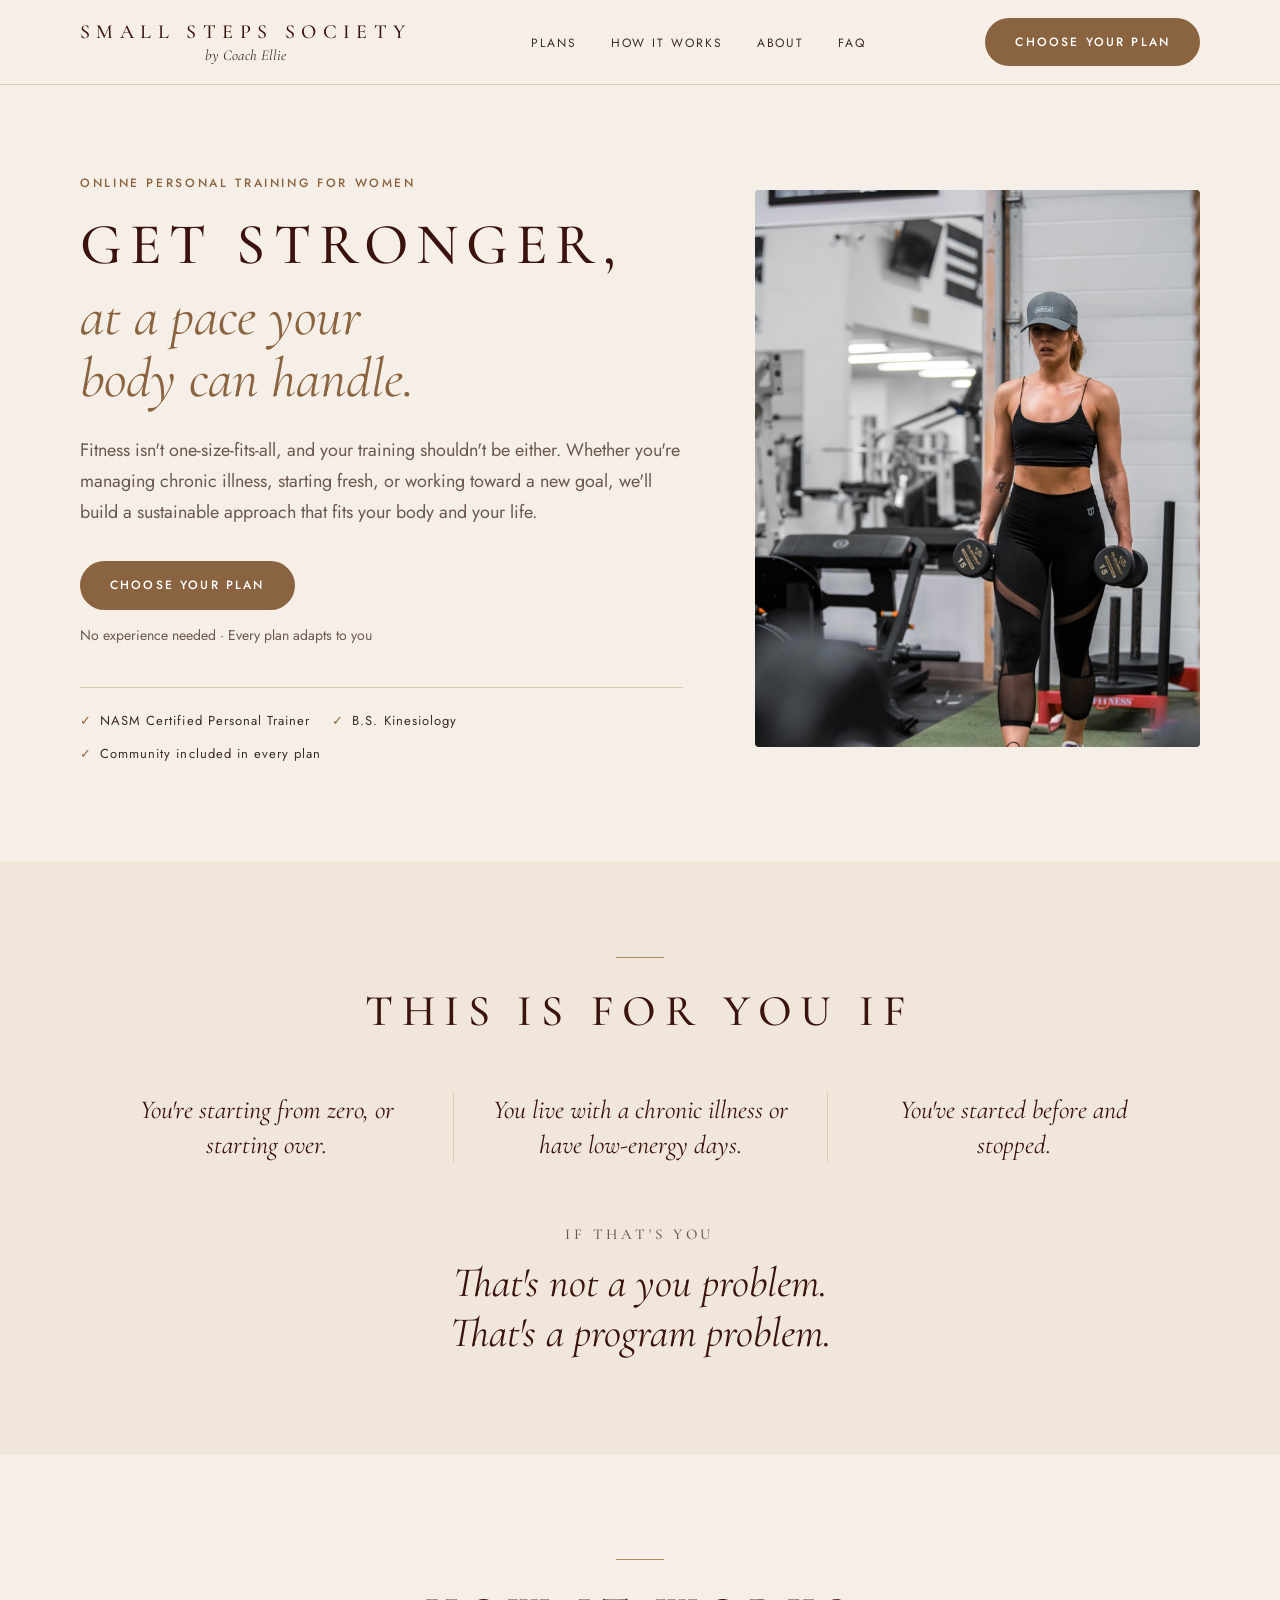
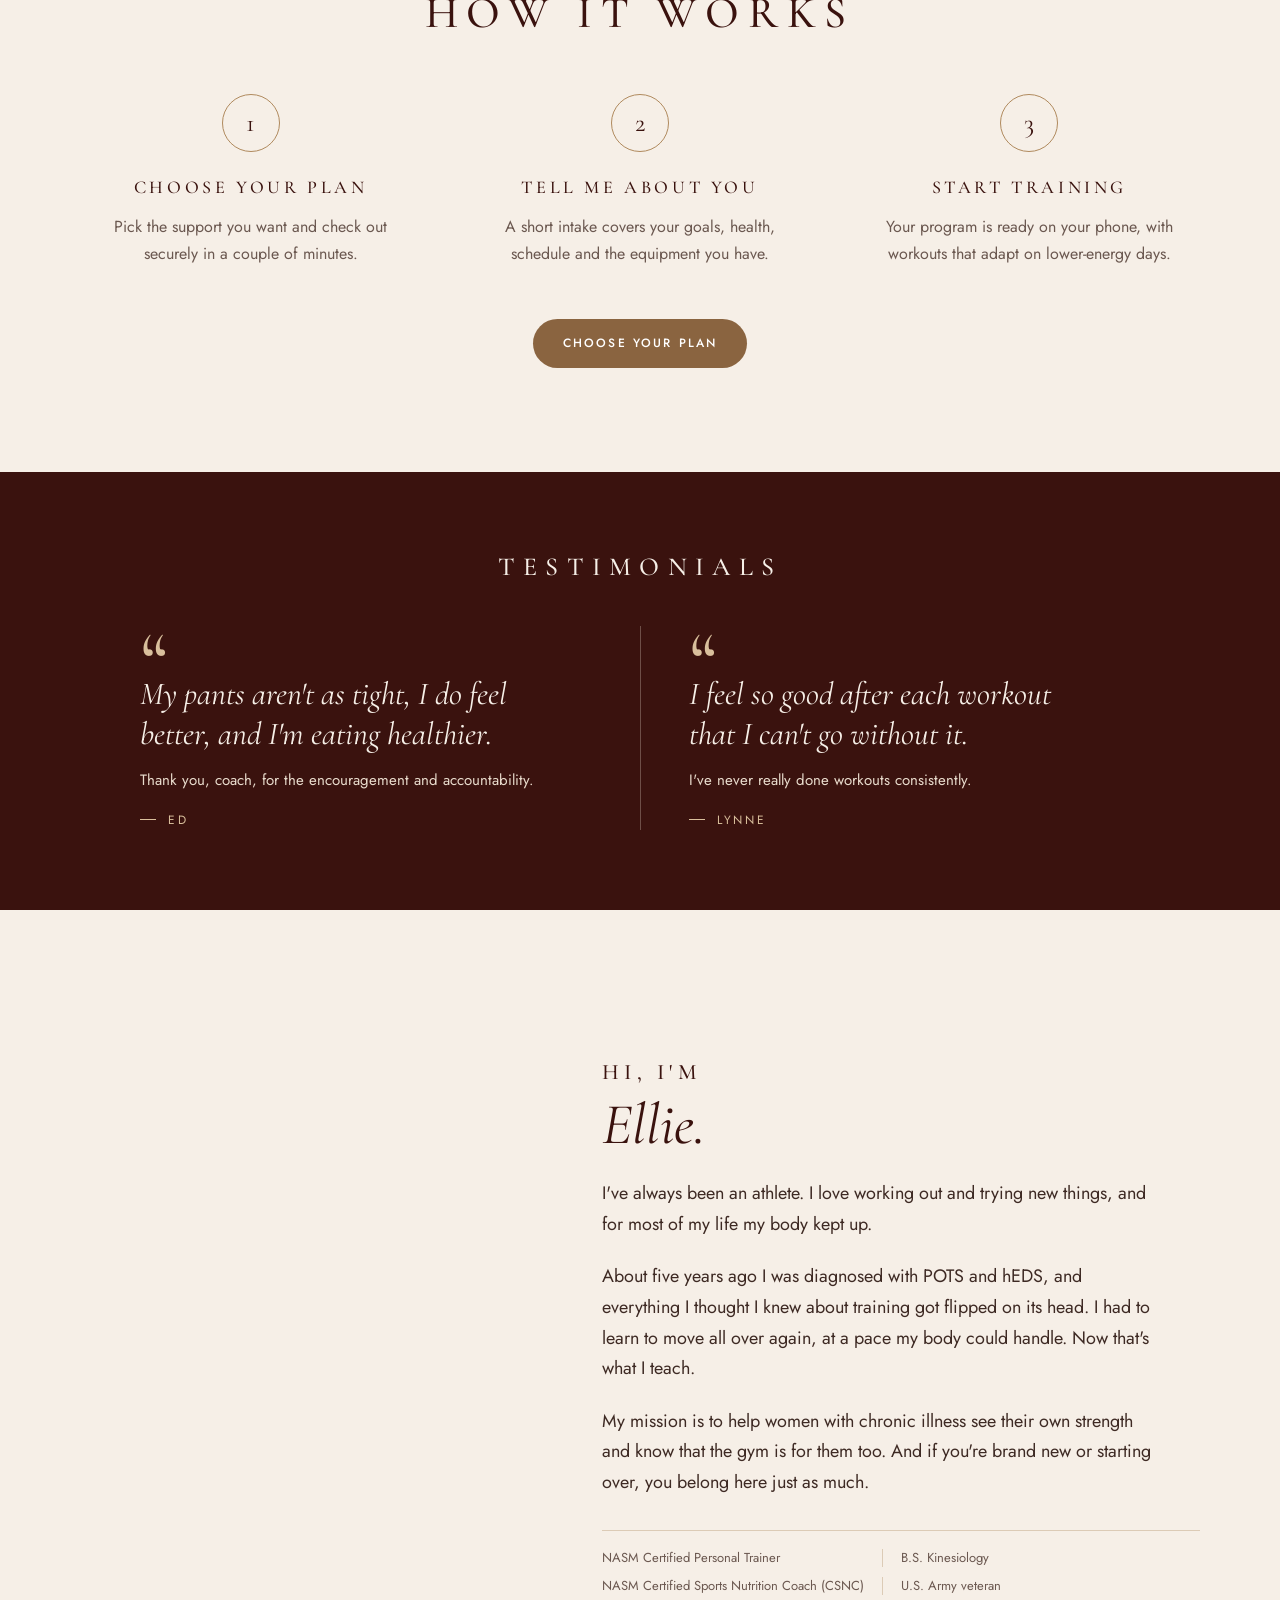
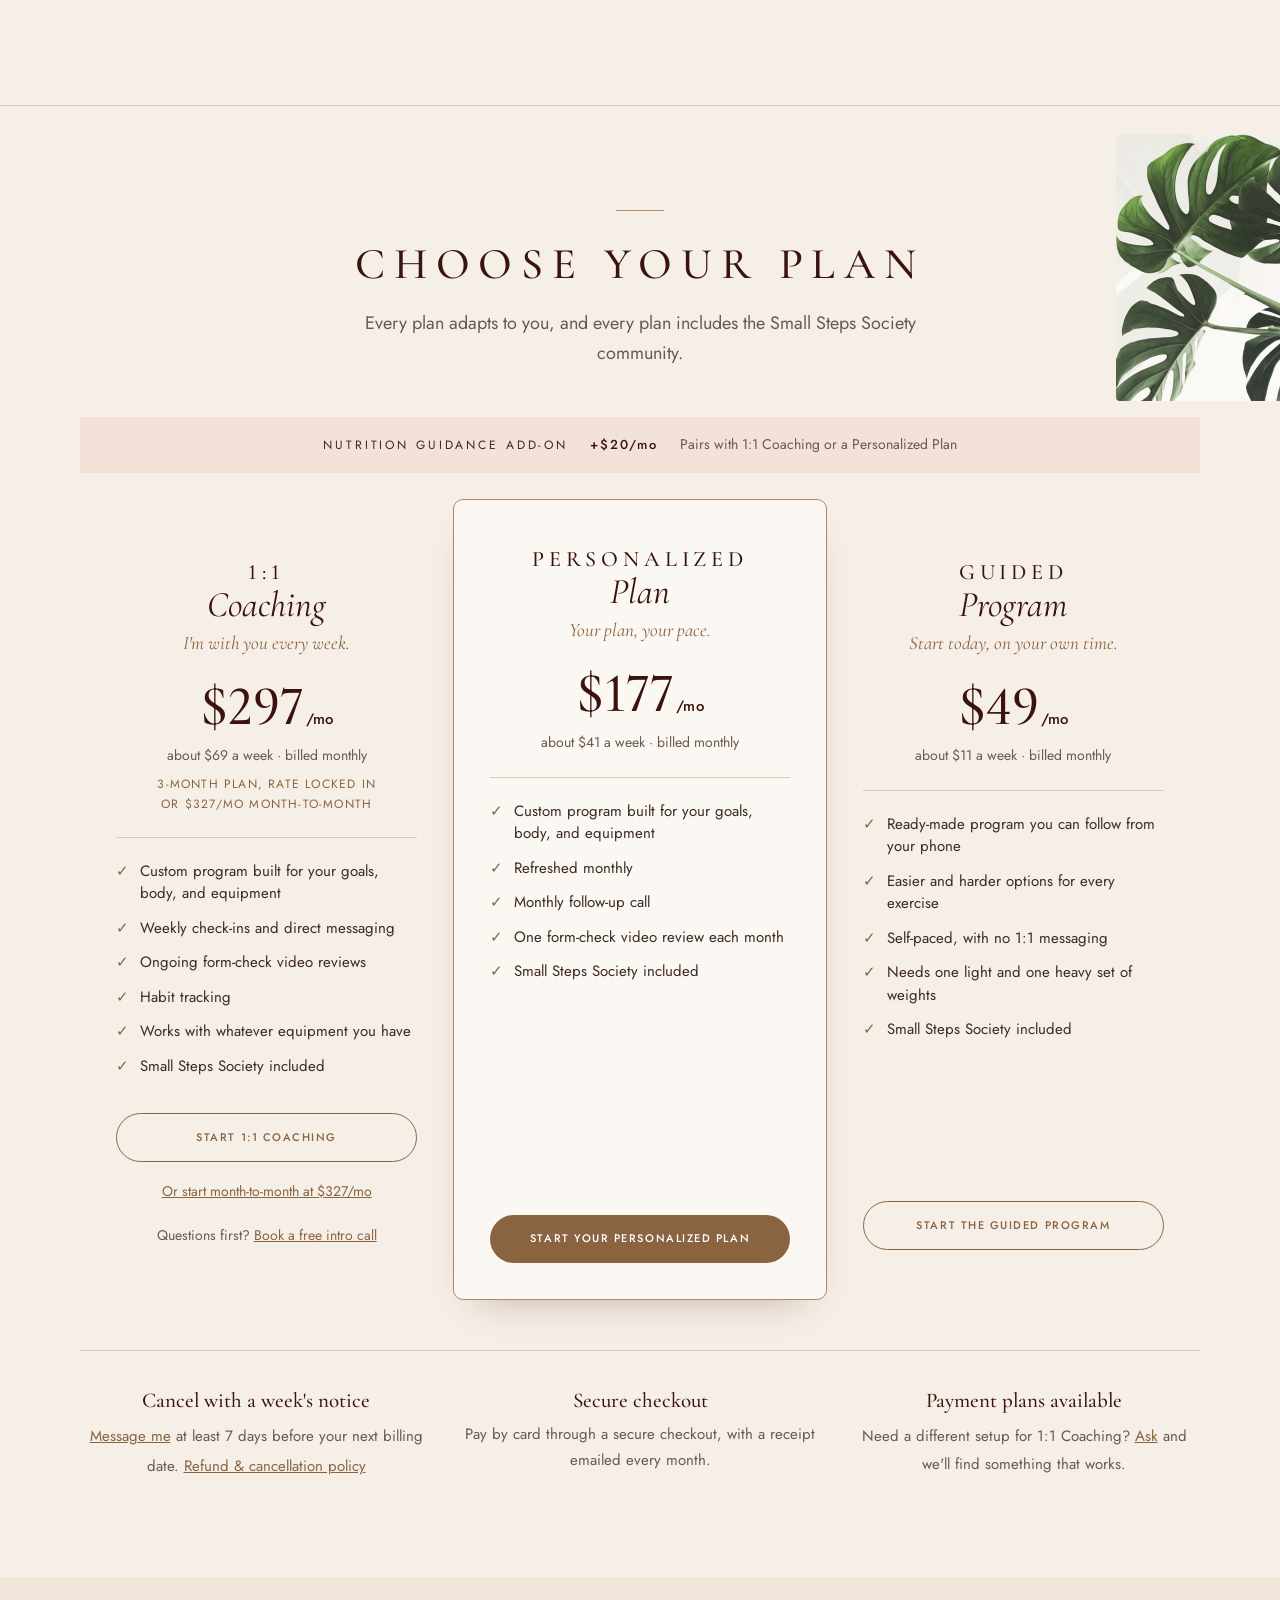
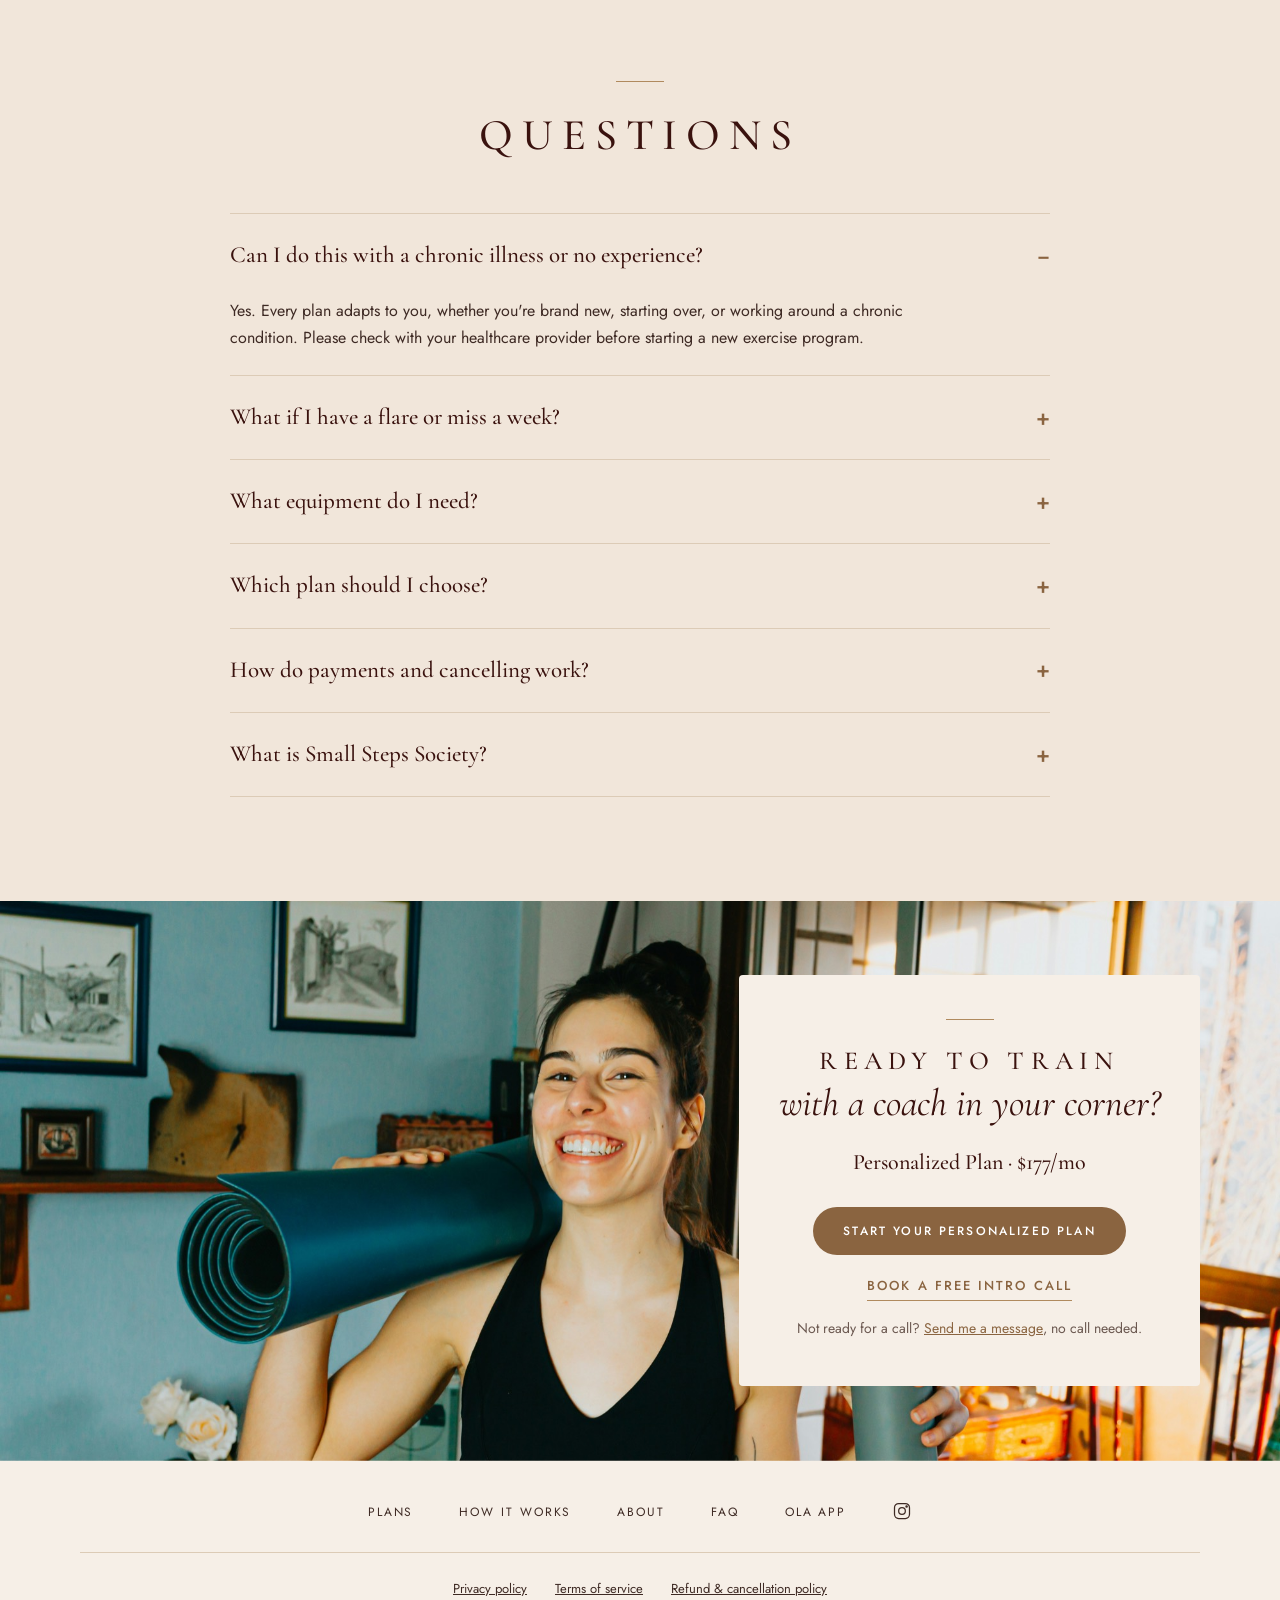
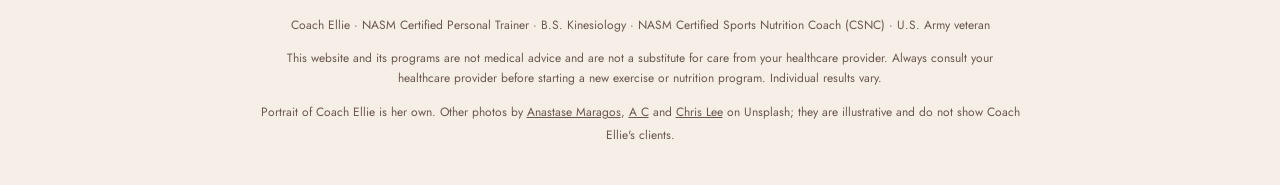
<file: index.html>
<!DOCTYPE html>
<html lang="en">
<head>
<meta charset="UTF-8">
<meta name="viewport" content="width=device-width, initial-scale=1">
<title>Small Steps Society | Online personal training for women</title>
<meta name="description" content="Get stronger, at a pace your body can handle. Remote personal training for women and anyone who wants to start at their own pace, including people living with chronic illness.">

<!-- ===================================================================
     CHECKOUT LINK CONFIG: change checkout links here.
     Each key matches a button's data-checkout="..." attribute. When a key
     has a URL, every matching button goes there in a new tab.
     All four plans are wired to their checkout links.
     Note: each checkout button also carries the same URL directly in its href,
     so it still works with JavaScript off. If you change a URL below, search
     this file for data-checkout="<key>" and update that button's href too.
     =================================================================== -->
<script>
  window.CHECKOUT_LINKS = {
    coaching3Month:  "https://www.trainerize.me/profile/olawellnessco/?planGUID=923a7bb82dff437b96141beb3521b297&mode=checkout",   // 1:1 Coaching, $297/mo, 3-month plan
    coachingMonthly: "https://www.trainerize.me/profile/olawellnessco/?planGUID=fdc14f5bd29942f5b74a3b86402ba5aa&mode=checkout",   // 1:1 Coaching, $327/mo month-to-month
    personalized:    "https://www.trainerize.me/profile/olawellnessco/?planGUID=19a186cc63674840804c16521922c9e7&mode=checkout",   // Personalized Plan, $177/mo
    guided:          "https://www.trainerize.me/profile/olawellnessco/?planGUID=47c5d8c2a9d24b538820a2c2a0d6898d&mode=checkout"    // Guided Program, $49
  };
</script>
<!--
  Plan names and prices on each checkout must match the cards exactly.
-->

<!-- ===== MOTION SCRIPT (part 1 of 2) =====
     Turns animation on only for visitors who have not asked for reduced motion.
     Delete this, part 2 at the end of the page, and the MOTION section in styles.css to remove all motion. -->
<script>
  if (window.matchMedia && window.matchMedia('(prefers-reduced-motion: no-preference)').matches && 'IntersectionObserver' in window) {
    document.documentElement.classList.add('js-motion');
  }
</script>
<!-- ===== END MOTION SCRIPT (part 1) ===== -->

<link rel="preconnect" href="https://fonts.googleapis.com">
<link rel="preconnect" href="https://fonts.gstatic.com" crossorigin>
<link href="https://fonts.googleapis.com/css2?family=Cormorant+Garamond:ital,wght@0,400;0,500;0,600;1,400;1,500&family=Jost:wght@400;500&display=swap" rel="stylesheet">
<link rel="preload" as="image" href="photos/gym-dumbbell-carry-800.jpg" imagesrcset="photos/gym-dumbbell-carry-800.jpg 800w, photos/gym-dumbbell-carry-1200.jpg 1200w" imagesizes="(max-width: 860px) 100vw, 480px">
<link rel="canonical" href="https://smallstepssociety.com/">
<link rel="icon" href="assets/favicon.svg" type="image/svg+xml">
<link rel="apple-touch-icon" href="assets/apple-touch-icon.png">
<meta name="theme-color" content="#F6EFE7">
<!-- Social share preview -->
<meta property="og:type" content="website">
<meta property="og:site_name" content="Small Steps Society by Coach Ellie">
<meta property="og:title" content="Small Steps Society | Get stronger, at a pace your body can handle">
<meta property="og:description" content="Remote personal training with Coach Ellie, NASM Certified Personal Trainer. Built for real bodies, including women living with chronic illness.">
<meta property="og:url" content="https://smallstepssociety.com/">
<meta property="og:image" content="https://smallstepssociety.com/assets/share-card.jpg">
<meta property="og:image:width" content="1200">
<meta property="og:image:height" content="630">
<meta property="og:image:alt" content="Small Steps Society by Coach Ellie: Get stronger, at a pace your body can handle. Portrait of Coach Ellie.">
<meta name="twitter:card" content="summary_large_image">
<link rel="stylesheet" href="styles.css?v=20261014234342">
</head>
<body>
<a class="skip" href="#main">Skip to content</a>

<header class="site-header">
  <div class="wrap">
    <a class="logo" href="#home" aria-label="Small Steps Society by Coach Ellie, home">
      <span class="caps">Small Steps Society</span>
      <span class="italic">by Coach Ellie</span>
    </a>
    <nav class="nav" aria-label="Main">
      <ul>
        <li><a href="#plans">Plans</a></li>
        <li><a href="#how">How it works</a></li>
        <li><a href="#about">About</a></li>
        <li><a href="#faq">FAQ</a></li>
      </ul>
    </nav>
    <a class="btn btn-gold" href="#plans">Choose your plan</a>
  </div>
</header>

<main id="main">

  <!-- 1. Hero: the main message is "Choose your plan" -->
  <section class="hero" id="home" aria-labelledby="hero-title">
    <div class="wrap">
      <div>
        <p class="eyebrow">Online personal training for women</p>
        <h1 id="hero-title">
          <span class="caps">Get stronger,</span>
          <span class="italic">at a pace your body can handle.</span>
        </h1>
        <p class="lede">Fitness isn't one-size-fits-all, and your training shouldn't be either. Whether you're managing chronic illness, starting fresh, or working toward a new goal, we'll build a sustainable approach that fits your body and your life.</p>
        <a class="btn btn-gold" id="hero-cta" href="#plans">Choose your plan</a>
        <p class="microcopy">No experience needed · Every plan adapts to you</p>
        <ul class="trust" aria-label="Credentials">
          <li>NASM Certified Personal Trainer</li>
          <li>B.S. Kinesiology</li>
          <li>Community included in every plan</li>
        </ul>
      </div>
      <div class="photo" data-reveal-image>
        <img src="photos/gym-dumbbell-carry-800.jpg" srcset="photos/gym-dumbbell-carry-800.jpg 800w, photos/gym-dumbbell-carry-1200.jpg 1200w" sizes="(max-width: 860px) 100vw, 480px" width="800" height="1200" fetchpriority="high"
          alt="A woman walking through a gym carrying a dumbbell in each hand.">
      </div>
    </div>
  </section>

  <!-- 2. This is for you if: answers "I'm not able to do this" -->
  <section class="start" aria-labelledby="start-title">
    <div class="wrap">
      <hr class="rule">
      <h2 id="start-title" class="caps section-title center" data-reveal>This is for you if</h2>
      <ul class="start-list">
        <li data-reveal style="--i:1">You're starting from zero, or starting over.</li>
        <li data-reveal style="--i:2">You live with a chronic illness or have low-energy days.</li>
        <li data-reveal style="--i:3">You've started before and stopped.</li>
      </ul>
      <div class="punch" data-reveal>
        <p class="caps">If that's you</p>
        <p class="italic">That's not a you problem. That's a program problem.</p>
      </div>
    </div>
  </section>

  <!-- 3. How it works: removes "what happens after I pay?" -->
  <section class="how" id="how" aria-labelledby="how-title">
    <div class="wrap">
      <hr class="rule">
      <h2 id="how-title" class="caps section-title center" data-reveal>How it works</h2>
      <ol class="steps">
        <li data-reveal style="--i:1">
          <h3 class="caps">Choose your plan</h3>
          <p>Pick the support you want and check out securely in a couple of minutes.</p>
        </li>
        <li data-reveal style="--i:2">
          <h3 class="caps">Tell me about you</h3>
          <p>A short intake covers your goals, health, schedule and the equipment you have.</p>
        </li>
        <li data-reveal style="--i:3">
          <h3 class="caps">Start training</h3>
          <p>Your program is ready on your phone, with workouts that adapt on lower-energy days.</p>
        </li>
      </ol>
      <div class="actions"><a class="btn btn-gold" href="#plans">Choose your plan</a></div>
    </div>
  </section>

  <!-- 4. Testimonials: Ed's and Lynne's real words, cut (never reworded). Full originals: ../reviews-originals.md -->
  <section class="results" id="testimonials" aria-labelledby="results-title">
    <div class="wrap">
      <h2 id="results-title" class="caps section-title center" data-reveal>Testimonials</h2>
      <div class="quotes">
        <figure class="quote" data-reveal>
          <span class="mark" aria-hidden="true">“</span>
          <blockquote>
            <p class="pull">My pants aren't as tight, I do feel better, and I'm eating healthier.</p>
            <p class="rest">Thank you, coach, for the encouragement and accountability.</p>
          </blockquote>
          <figcaption>Ed</figcaption>
        </figure>
        <figure class="quote" data-reveal style="--i:1">
          <span class="mark" aria-hidden="true">“</span>
          <blockquote>
            <p class="pull">I feel so good after each workout that I can't go without it.</p>
            <p class="rest">I've never really done workouts consistently.</p>
          </blockquote>
          <figcaption>Lynne</figcaption>
        </figure>
      </div>
    </div>
  </section>

  <!-- 5. Meet your coach: trust in the person -->
  <section class="about" id="about" aria-labelledby="about-title">
    <div class="wrap">
      <div class="photo" data-reveal-image>
        <img src="photos/coach-ellie-900.jpg" srcset="photos/coach-ellie-600.jpg 600w, photos/coach-ellie-900.jpg 900w" sizes="(max-width: 860px) 100vw, 440px" width="900" height="1200" loading="lazy"
          alt="Coach Ellie, smiling, with long dark hair and a cream sweater, resting her chin on her hand.">
      </div>
      <div>
        <p class="eyebrow" data-reveal>Meet your coach</p>
        <h2 id="about-title" data-reveal style="--i:1">
          <span class="caps">Hi, I'm</span>
          <span class="italic">Ellie.</span>
        </h2>
        <p data-reveal style="--i:2">I've always been an athlete. I love working out and trying new things, and for most of my life my body kept up.</p>
        <p data-reveal style="--i:3">About five years ago I was diagnosed with POTS and hEDS, and everything I thought I knew about training got flipped on its head. I had to learn to move all over again, at a pace my body could handle. Now that's what I teach.</p>
        <p data-reveal style="--i:4">My mission is to help women with chronic illness see their own strength and know that the gym is for them too. And if you're brand new or starting over, you belong here just as much.</p>
        <ul class="cred-row" aria-label="Credentials" data-reveal style="--i:5">
          <li>NASM Certified Personal Trainer</li>
          <li>B.S. Kinesiology</li>
          <li>NASM Certified Sports Nutrition Coach (CSNC)</li>
          <li>U.S. Army veteran</li>
        </ul>
      </div>
    </div>
  </section>

  <!-- 6. Plans: the decision. The Personalized Plan is the featured card. -->
  <section class="pricing" id="plans" aria-labelledby="plans-title">
    <div class="monstera" aria-hidden="true">
      <img src="photos/monstera-leaves-400.jpg" width="400" height="533" loading="lazy" alt="">
    </div>
    <div class="wrap">
      <hr class="rule">
      <h2 id="plans-title" class="caps section-title center" data-reveal>Choose your plan</h2>
      <p class="lede center" data-reveal style="--i:1">Every plan adapts to you, and every plan includes the Small Steps Society community.</p>

      <div class="addon">
        <span class="label">Nutrition Guidance add-on</span>
        <span class="price">+$20/mo</span>
        <span class="note">Pairs with 1:1 Coaching or a Personalized Plan</span>
      </div>

      <div class="plans">
        <!-- Highest price first so $297 sets the anchor -->
        <article class="plan" aria-labelledby="plan-coaching" data-reveal>
          <h3 id="plan-coaching"><span class="caps">1:1</span> <span class="italic">Coaching</span></h3>
          <p class="tagline">I'm with you every week.</p>
          <p class="amount">$297<small>/mo</small></p>
          <p class="per-week">about $69 a week · billed monthly</p>
          <p class="plan-note">3-month plan, rate locked in<br>or $327/mo month-to-month</p>
          <hr>
          <ul>
            <li>Custom program built for your goals, body, and equipment</li>
            <li>Weekly check-ins and direct messaging</li>
            <li>Ongoing form-check video reviews</li>
            <li>Habit tracking</li>
            <li>Works with whatever equipment you have</li>
            <li>Small Steps Society included</li>
          </ul>
          <a class="btn btn-outline" data-checkout="coaching3Month" href="https://www.trainerize.me/profile/olawellnessco/?planGUID=923a7bb82dff437b96141beb3521b297&amp;mode=checkout" target="_blank" rel="noopener noreferrer">Start 1:1 coaching<span class="sr-only"> (opens checkout in a new tab)</span></a>
          <p class="secondary"><a data-checkout="coachingMonthly" href="https://www.trainerize.me/profile/olawellnessco/?planGUID=fdc14f5bd29942f5b74a3b86402ba5aa&amp;mode=checkout" target="_blank" rel="noopener noreferrer">Or start month-to-month at $327/mo<span class="sr-only"> (opens checkout in a new tab)</span></a></p>
          <p class="secondary">Questions first? <a href="https://calendly.com/fittechwithellie/30min" target="_blank" rel="noopener noreferrer">Book a free intro call<span class="sr-only"> (opens booking in a new tab)</span></a></p>
        </article>

        <article class="plan featured" aria-labelledby="plan-personalized" data-reveal style="--i:1">
          <h3 id="plan-personalized"><span class="caps">Personalized</span> <span class="italic">Plan</span></h3>
          <p class="tagline">Your plan, your pace.</p>
          <p class="amount">$177<small>/mo</small></p>
          <p class="per-week">about $41 a week · billed monthly</p>
          <hr>
          <ul>
            <li>Custom program built for your goals, body, and equipment</li>
            <li>Refreshed monthly</li>
            <li>Monthly follow-up call</li>
            <li>One form-check video review each month</li>
            <li>Small Steps Society included</li>
          </ul>
          <a class="btn btn-gold" data-checkout="personalized" href="https://www.trainerize.me/profile/olawellnessco/?planGUID=19a186cc63674840804c16521922c9e7&amp;mode=checkout" target="_blank" rel="noopener noreferrer">Start your personalized plan<span class="sr-only"> (opens checkout in a new tab)</span></a>
        </article>

        <article class="plan" aria-labelledby="plan-guided" data-reveal style="--i:2">
          <h3 id="plan-guided"><span class="caps">Guided</span> <span class="italic">Program</span></h3>
          <p class="tagline">Start today, on your own time.</p>
          <p class="amount">$49<small>/mo</small></p>
          <p class="per-week">about $11 a week · billed monthly</p>
          <hr>
          <ul>
            <li>Ready-made program you can follow from your phone</li>
            <li>Easier and harder options for every exercise</li>
            <li>Self-paced, with no 1:1 messaging</li>
            <li>Needs one light and one heavy set of weights</li>
            <li>Small Steps Society included</li>
          </ul>
          <a class="btn btn-outline" data-checkout="guided" href="https://www.trainerize.me/profile/olawellnessco/?planGUID=47c5d8c2a9d24b538820a2c2a0d6898d&amp;mode=checkout" target="_blank" rel="noopener noreferrer">Start the Guided Program<span class="sr-only"> (opens checkout in a new tab)</span></a>
        </article>
      </div>

      <ul class="assure" aria-label="Billing">
        <li><strong>Cancel with a week's notice</strong><a href="https://ig.me/m/lizz_be_liftin" target="_blank" rel="noopener noreferrer">Message me<span class="sr-only"> (opens Instagram messages in a new tab)</span></a> at least 7 days before your next billing date. <a href="refunds.html">Refund &amp; cancellation policy</a></li>
        <li><strong>Secure checkout</strong>Pay by card through a secure checkout, with a receipt emailed every month.</li>
        <li><strong>Payment plans available</strong>Need a different setup for 1:1 Coaching? <a href="https://ig.me/m/lizz_be_liftin" target="_blank" rel="noopener noreferrer">Ask<span class="sr-only"> (opens Instagram messages in a new tab)</span></a> and we'll find something that works.</li>
      </ul>
    </div>
  </section>

  <!-- 7. FAQ: last doubts, right after the prices -->
  <section class="faq" id="faq" aria-labelledby="faq-title">
    <div class="wrap">
      <hr class="rule">
      <h2 id="faq-title" class="caps section-title center" data-reveal>Questions</h2>
      <div class="faq-list">
        <details open>
          <summary>Can I do this with a chronic illness or no experience?</summary>
          <p>Yes. Every plan adapts to you, whether you're brand new, starting over, or working around a chronic condition. Please check with your healthcare provider before starting a new exercise program.</p>
        </details>
        <details>
          <summary>What if I have a flare or miss a week?</summary>
          <p>Missing a day or a week won't erase your progress. On 1:1 Coaching and the Personalized Plan, every workout can be adapted for a flare day, including workouts you can do in bed, because your program is built for you and your life, however that looks.</p>
          <p>On the Guided Program, every exercise has easier and harder options, so you can scale each session to how you feel.</p>
        </details>
        <details>
          <summary>What equipment do I need?</summary>
          <p>The Guided Program needs one light and one heavy set of weights. 1:1 Coaching and the Personalized Plan are built around whatever equipment you have access to, including none.</p>
        </details>
        <details>
          <summary>Which plan should I choose?</summary>
          <p>Choose 1:1 Coaching if you want me in your corner every week. Choose the Personalized Plan if you want a plan made for you and a monthly check-in. Choose the Guided Program if you want to start on your own time. Not sure? <a href="https://calendly.com/fittechwithellie/30min" target="_blank" rel="noopener noreferrer">Book a free intro call<span class="sr-only"> (opens booking in a new tab)</span></a> or <a href="https://ig.me/m/lizz_be_liftin" target="_blank" rel="noopener noreferrer">send me a message<span class="sr-only"> (opens Instagram messages in a new tab)</span></a>.</p>
        </details>
        <details>
          <summary>How do payments and cancelling work?</summary>
          <p>Plans are billed monthly by card through a secure checkout. To cancel, <a href="https://ig.me/m/lizz_be_liftin" target="_blank" rel="noopener noreferrer">message me<span class="sr-only"> (opens Instagram messages in a new tab)</span></a> at least 7 days before your next billing date. 1:1 Coaching at $297/mo is a 3-month plan. Full details are in the <a href="refunds.html">refund &amp; cancellation policy</a>.</p>
        </details>
        <details>
          <summary>What is Small Steps Society?</summary>
          <p>The community that comes with every plan: a supportive place to share wins and ask questions, bonus workouts and habit ideas, and a monthly newsletter with recipes, fun workouts and habit tips.</p>
        </details>
      </div>
    </div>
  </section>

  <!-- 8. Final call to action: the Personalized Plan -->
  <section class="closing" aria-labelledby="closing-title">
    <div class="closing-photo" data-reveal-image>
      <img src="photos/home-yoga-mat-2000.jpg" srcset="photos/home-yoga-mat-1000.jpg 1000w, photos/home-yoga-mat-2000.jpg 2000w" sizes="100vw" width="2000" height="1333" loading="lazy"
        alt="A smiling woman at home with a rolled yoga mat over her shoulder and a water bottle in her hand.">
    </div>
    <div class="wrap">
      <div class="closing-box" data-reveal>
        <hr class="rule">
        <h2 id="closing-title">
          <span class="caps">Ready to train</span>
          <span class="italic">with a coach in your corner?</span>
        </h2>
        <p class="closing-plan">Personalized Plan · $177/mo</p>
        <a class="btn btn-gold" data-checkout="personalized" href="https://www.trainerize.me/profile/olawellnessco/?planGUID=19a186cc63674840804c16521922c9e7&amp;mode=checkout" target="_blank" rel="noopener noreferrer">Start your personalized plan<span class="sr-only"> (opens checkout in a new tab)</span></a><br>
        <a class="text-link" href="https://calendly.com/fittechwithellie/30min" target="_blank" rel="noopener noreferrer">Book a free intro call<span class="sr-only"> (opens booking in a new tab)</span></a>
        <p class="no-call">Not ready for a call? <a href="https://ig.me/m/lizz_be_liftin" target="_blank" rel="noopener noreferrer">Send me a message<span class="sr-only"> (opens Instagram messages in a new tab)</span></a>, no call needed.</p>
      </div>
    </div>
  </section>

</main>

<footer class="site-footer">
  <div class="wrap">
    <div class="footer-top">
      <nav aria-label="Footer">
        <ul>
          <li><a href="#plans">Plans</a></li>
          <li><a href="#how">How it works</a></li>
          <li><a href="#about">About</a></li>
          <li><a href="#faq">FAQ</a></li>
          <li><a href="https://www.olamoves.com" target="_blank" rel="noopener noreferrer">Ola app<span class="sr-only"> (opens in a new tab)</span></a></li>
        </ul>
      </nav>
      <a href="https://www.instagram.com/lizz_be_liftin/" aria-label="Coach Ellie on Instagram">
        <svg viewBox="0 0 24 24" fill="none" stroke="currentColor" stroke-width="1.5" aria-hidden="true"><rect x="3" y="3" width="18" height="18" rx="5"/><circle cx="12" cy="12" r="4"/><circle cx="17.5" cy="6.5" r=".8" fill="currentColor"/></svg>
      </a>
    </div>
    <ul class="legal">
      <li><a href="privacy.html">Privacy policy</a></li>
      <li><a href="terms.html">Terms of service</a></li>
      <li><a href="refunds.html">Refund &amp; cancellation policy</a></li>
    </ul>
    <p class="disclaimer">Coach Ellie · NASM Certified Personal Trainer · B.S. Kinesiology · NASM Certified Sports Nutrition Coach (CSNC) · U.S. Army veteran</p>
    <p class="disclaimer">This website and its programs are not medical advice and are not a substitute for care from your healthcare provider. Always consult your healthcare provider before starting a new exercise or nutrition program. Individual results vary.</p>
    <p class="disclaimer">Portrait of Coach Ellie is her own. Other photos by <a href="https://unsplash.com/photos/xrvM5LBIUdY">Anastase Maragos</a>, <a href="https://unsplash.com/photos/opxOfzge2Tg">A C</a> and <a href="https://unsplash.com/photos/70l1tDAI6rM">Chris Lee</a> on Unsplash; they are illustrative and do not show Coach Ellie's clients.</p>
  </div>
</footer>

<div class="mobile-cta is-hidden" id="mobile-cta"><a class="btn btn-gold" href="#plans">Choose your plan</a></div>

<script>
/* Checkout links: applies window.CHECKOUT_LINKS (top of this file) to every button with a matching data-checkout. */
(function () {
  var links = window.CHECKOUT_LINKS || {};
  document.querySelectorAll('[data-checkout]').forEach(function (a) {
    var url = links[a.getAttribute('data-checkout')];
    if (!url) return;
    a.href = url;
    a.target = '_blank';
    a.rel = 'noopener noreferrer';
  });
})();

/* Phone sticky "Choose your plan" bar: shown once the hero button has scrolled away, hidden over the plans and the footer. */
(function () {
  var bar = document.getElementById('mobile-cta');
  if (!('IntersectionObserver' in window)) { bar.classList.remove('is-hidden'); return; }
  var heroVisible = true, plansVisible = false, footerVisible = false;
  function update() { bar.classList.toggle('is-hidden', heroVisible || plansVisible || footerVisible); }
  new IntersectionObserver(function (e) { footerVisible = e[0].isIntersecting; update(); })
    .observe(document.querySelector('.site-footer'));
  new IntersectionObserver(function (e) { heroVisible = e[0].isIntersecting; update(); })
    .observe(document.getElementById('hero-cta'));
  new IntersectionObserver(function (e) { plansVisible = e[0].isIntersecting; update(); }, { threshold: 0.05 })
    .observe(document.getElementById('plans'));
})();
</script>

<!-- ===== MOTION SCRIPT (part 2 of 2) =====
     Scroll reveals and the slow hero parallax. Runs only when part 1 switched motion on.
     No libraries; transform and opacity only. -->
<script>
(function () {
  var root = document.documentElement;
  if (!root.classList.contains('js-motion')) return;

  // Fade-and-rise sections and slow image reveals, each triggered once as it enters the screen.
  var io = new IntersectionObserver(function (entries) {
    entries.forEach(function (e) {
      if (e.isIntersecting) { e.target.classList.add('is-in'); io.unobserve(e.target); }
    });
  }, { rootMargin: '0px 0px -10% 0px' });
  document.querySelectorAll('[data-reveal], [data-reveal-image], .rule').forEach(function (el) { io.observe(el); });

  // Slow parallax on the hero photo (wider screens only): drifts at most 32px.
  var frame = document.querySelector('.hero .photo');
  var img = frame && frame.querySelector('img');
  if (!img || !window.matchMedia('(min-width: 861px)').matches) return;
  var ticking = false;
  function update() {
    var r = frame.getBoundingClientRect();
    if (r.bottom > 0 && r.top < window.innerHeight) {
      var py = Math.max(-32, Math.min(32, ((r.top + r.height / 2) / window.innerHeight - 0.5) * -64));
      img.style.setProperty('--py', py.toFixed(1) + 'px');
    }
    ticking = false;
  }
  window.addEventListener('scroll', function () {
    if (!ticking) { ticking = true; window.requestAnimationFrame(update); }
  }, { passive: true });
  update();
})();
</script>
<!-- ===== END MOTION SCRIPT (part 2) ===== -->
</body>
</html>
</file>
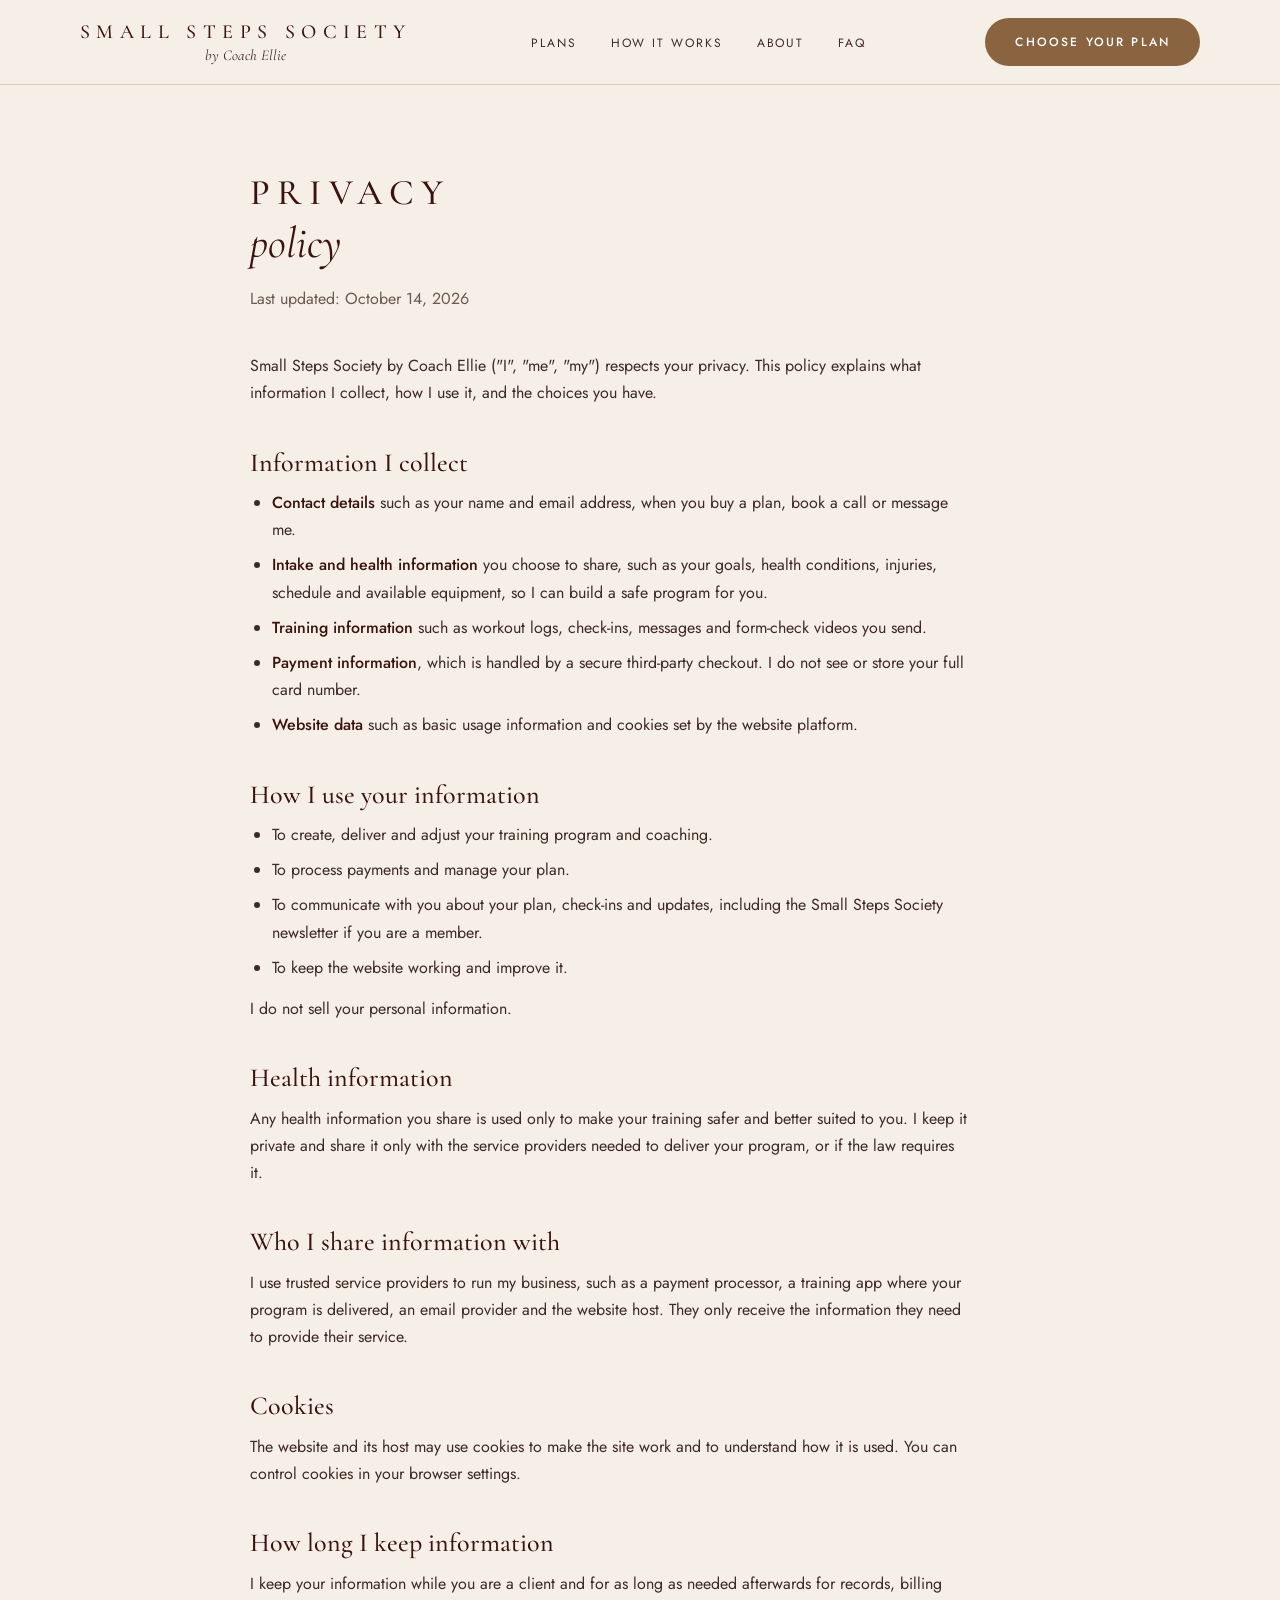
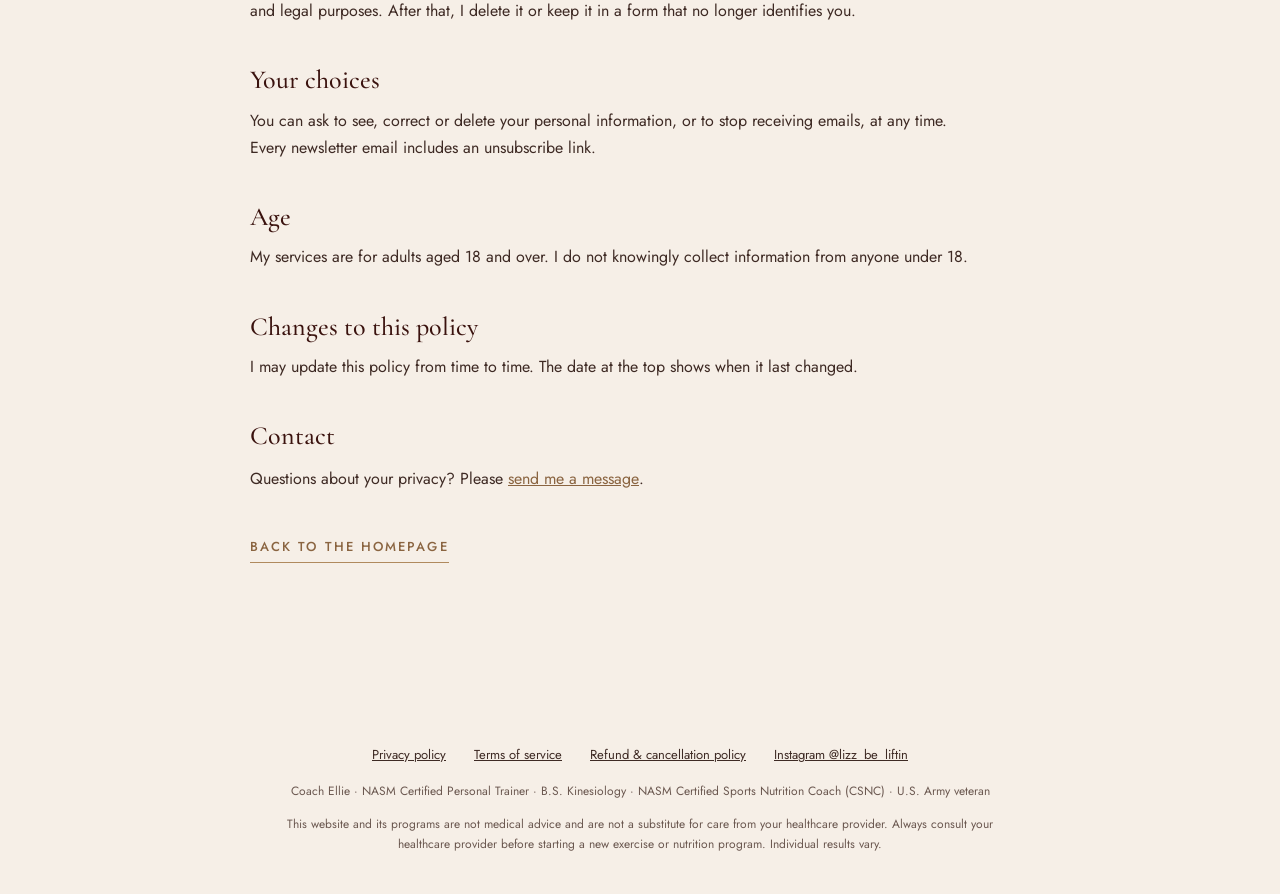
<file: privacy.html>
<!DOCTYPE html>
<html lang="en">
<head>
<meta charset="UTF-8">
<meta name="viewport" content="width=device-width, initial-scale=1">
<meta name="description" content="How Small Steps Society by Coach Ellie collects, uses and protects your information.">
<title>Privacy policy | Small Steps Society by Coach Ellie</title>
<link rel="preconnect" href="https://fonts.googleapis.com">
<link rel="preconnect" href="https://fonts.gstatic.com" crossorigin>
<link href="https://fonts.googleapis.com/css2?family=Cormorant+Garamond:ital,wght@0,400;0,500;0,600;1,400;1,500&family=Jost:wght@400;500&display=swap" rel="stylesheet">
<link rel="canonical" href="https://smallstepssociety.com/privacy.html">
<link rel="icon" href="assets/favicon.svg" type="image/svg+xml">
<link rel="apple-touch-icon" href="assets/apple-touch-icon.png">
<link rel="stylesheet" href="styles.css?v=20261014234342">
</head>
<body>
<a class="skip" href="#main">Skip to content</a>
<header class="site-header">
  <div class="wrap">
    <a class="logo" href="index.html" aria-label="Small Steps Society by Coach Ellie, home">
      <span class="caps">Small Steps Society</span>
      <span class="italic">by Coach Ellie</span>
    </a>
    <nav class="nav" aria-label="Main">
      <ul>
        <li><a href="index.html#plans">Plans</a></li>
        <li><a href="index.html#how">How it works</a></li>
        <li><a href="index.html#about">About</a></li>
        <li><a href="index.html#faq">FAQ</a></li>
      </ul>
    </nav>
    <a class="btn btn-gold" href="index.html#plans">Choose your plan</a>
  </div>
</header>
<main id="main" class="policy">
  <div class="wrap">
    <h1><span class="caps">Privacy</span> <span class="italic">policy</span></h1>
    <p class="updated">Last updated: October 14, 2026</p>
    <!-- Basic policy written from what the site already states. Not legal advice: have it reviewed before launch. -->
    <div class="policy-body">
      <p>Small Steps Society by Coach Ellie ("I", "me", "my") respects your privacy. This policy explains what information I collect, how I use it, and the choices you have.</p>

      <h2>Information I collect</h2>
      <ul>
        <li><strong>Contact details</strong> such as your name and email address, when you buy a plan, book a call or message me.</li>
        <li><strong>Intake and health information</strong> you choose to share, such as your goals, health conditions, injuries, schedule and available equipment, so I can build a safe program for you.</li>
        <li><strong>Training information</strong> such as workout logs, check-ins, messages and form-check videos you send.</li>
        <li><strong>Payment information</strong>, which is handled by a secure third-party checkout. I do not see or store your full card number.</li>
        <li><strong>Website data</strong> such as basic usage information and cookies set by the website platform.</li>
      </ul>

      <h2>How I use your information</h2>
      <ul>
        <li>To create, deliver and adjust your training program and coaching.</li>
        <li>To process payments and manage your plan.</li>
        <li>To communicate with you about your plan, check-ins and updates, including the Small Steps Society newsletter if you are a member.</li>
        <li>To keep the website working and improve it.</li>
      </ul>
      <p>I do not sell your personal information.</p>

      <h2>Health information</h2>
      <p>Any health information you share is used only to make your training safer and better suited to you. I keep it private and share it only with the service providers needed to deliver your program, or if the law requires it.</p>

      <h2>Who I share information with</h2>
      <p>I use trusted service providers to run my business, such as a payment processor, a training app where your program is delivered, an email provider and the website host. They only receive the information they need to provide their service.</p>

      <h2>Cookies</h2>
      <p>The website and its host may use cookies to make the site work and to understand how it is used. You can control cookies in your browser settings.</p>

      <h2>How long I keep information</h2>
      <p>I keep your information while you are a client and for as long as needed afterwards for records, billing and legal purposes. After that, I delete it or keep it in a form that no longer identifies you.</p>

      <h2>Your choices</h2>
      <p>You can ask to see, correct or delete your personal information, or to stop receiving emails, at any time. Every newsletter email includes an unsubscribe link.</p>

      <h2>Age</h2>
      <p>My services are for adults aged 18 and over. I do not knowingly collect information from anyone under 18.</p>

      <h2>Changes to this policy</h2>
      <p>I may update this policy from time to time. The date at the top shows when it last changed.</p>

      <h2>Contact</h2>
      <p>Questions about your privacy? Please <a href="https://ig.me/m/lizz_be_liftin" target="_blank" rel="noopener noreferrer">send me a message<span class="sr-only"> (opens Instagram messages in a new tab)</span></a>.</p>
    </div>
    <p class="back"><a class="text-link" href="index.html">Back to the homepage</a></p>
  </div>
</main>
<footer class="site-footer">
  <div class="wrap">
    <ul class="legal">
      <li><a href="privacy.html">Privacy policy</a></li>
      <li><a href="terms.html">Terms of service</a></li>
      <li><a href="refunds.html">Refund &amp; cancellation policy</a></li>
      <li><a href="https://www.instagram.com/lizz_be_liftin/">Instagram @lizz_be_liftin</a></li>
    </ul>
    <p class="disclaimer">Coach Ellie · NASM Certified Personal Trainer · B.S. Kinesiology · NASM Certified Sports Nutrition Coach (CSNC) · U.S. Army veteran</p>
    <p class="disclaimer">This website and its programs are not medical advice and are not a substitute for care from your healthcare provider. Always consult your healthcare provider before starting a new exercise or nutrition program. Individual results vary.</p>
  </div>
</footer>
</body>
</html>
</file>
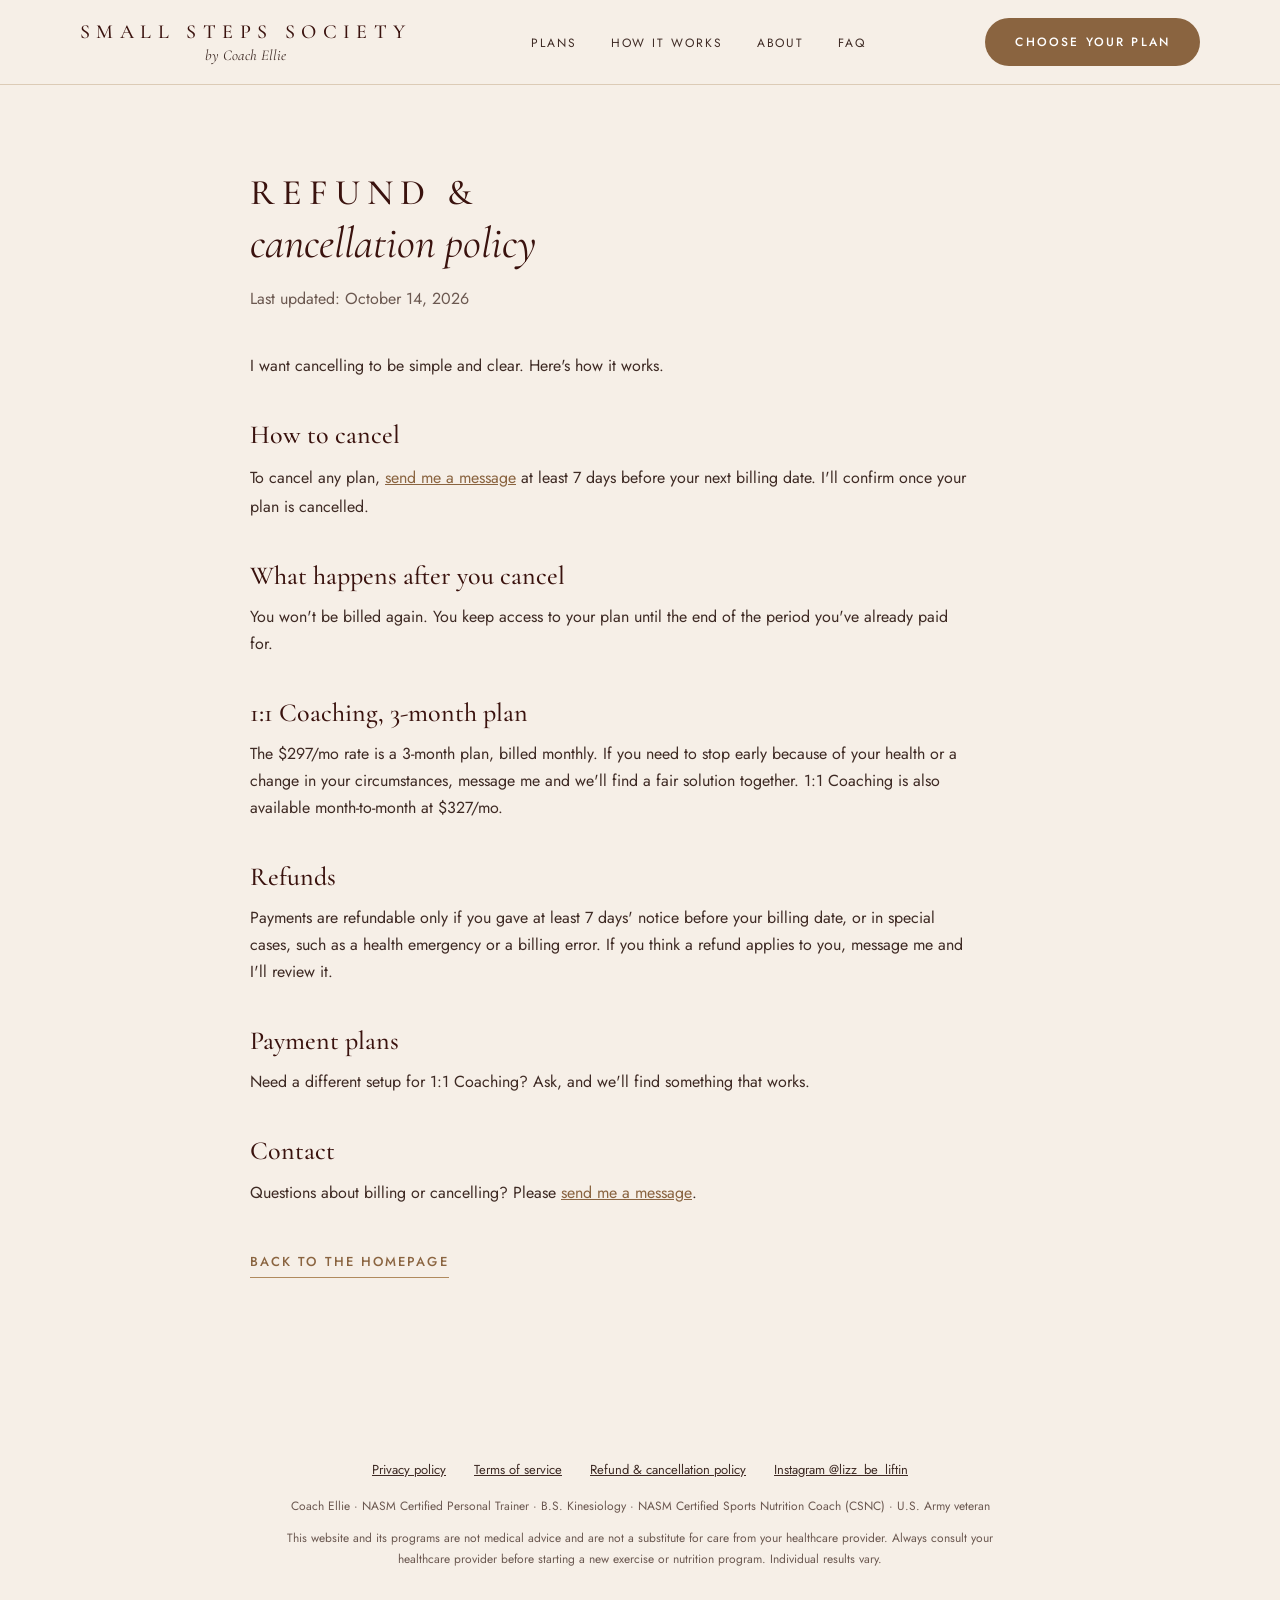
<file: refunds.html>
<!DOCTYPE html>
<html lang="en">
<head>
<meta charset="UTF-8">
<meta name="viewport" content="width=device-width, initial-scale=1">
<meta name="description" content="How to cancel a Small Steps Society plan, and when payments are refundable.">
<title>Refund &amp; cancellation policy | Small Steps Society by Coach Ellie</title>
<link rel="preconnect" href="https://fonts.googleapis.com">
<link rel="preconnect" href="https://fonts.gstatic.com" crossorigin>
<link href="https://fonts.googleapis.com/css2?family=Cormorant+Garamond:ital,wght@0,400;0,500;0,600;1,400;1,500&family=Jost:wght@400;500&display=swap" rel="stylesheet">
<link rel="canonical" href="https://smallstepssociety.com/refunds.html">
<link rel="icon" href="assets/favicon.svg" type="image/svg+xml">
<link rel="apple-touch-icon" href="assets/apple-touch-icon.png">
<link rel="stylesheet" href="styles.css?v=20261014234342">
</head>
<body>
<a class="skip" href="#main">Skip to content</a>
<header class="site-header">
  <div class="wrap">
    <a class="logo" href="index.html" aria-label="Small Steps Society by Coach Ellie, home">
      <span class="caps">Small Steps Society</span>
      <span class="italic">by Coach Ellie</span>
    </a>
    <nav class="nav" aria-label="Main">
      <ul>
        <li><a href="index.html#plans">Plans</a></li>
        <li><a href="index.html#how">How it works</a></li>
        <li><a href="index.html#about">About</a></li>
        <li><a href="index.html#faq">FAQ</a></li>
      </ul>
    </nav>
    <a class="btn btn-gold" href="index.html#plans">Choose your plan</a>
  </div>
</header>
<main id="main" class="policy">
  <div class="wrap">
    <h1><span class="caps">Refund &amp;</span> <span class="italic">cancellation policy</span></h1>
    <p class="updated">Last updated: October 14, 2026</p>
    <!-- Basic policy written from what the site already states. Not legal advice: have it reviewed before launch. -->
    <div class="policy-body">
      <p>I want cancelling to be simple and clear. Here's how it works.</p>

      <h2>How to cancel</h2>
      <p>To cancel any plan, <a href="https://ig.me/m/lizz_be_liftin" target="_blank" rel="noopener noreferrer">send me a message<span class="sr-only"> (opens Instagram messages in a new tab)</span></a> at least 7 days before your next billing date. I'll confirm once your plan is cancelled.</p>

      <h2>What happens after you cancel</h2>
      <p>You won't be billed again. You keep access to your plan until the end of the period you've already paid for.</p>

      <h2>1:1 Coaching, 3-month plan</h2>
      <p>The $297/mo rate is a 3-month plan, billed monthly. If you need to stop early because of your health or a change in your circumstances, message me and we'll find a fair solution together. 1:1 Coaching is also available month-to-month at $327/mo.</p>

      <h2>Refunds</h2>
      <p>Payments are refundable only if you gave at least 7 days' notice before your billing date, or in special cases, such as a health emergency or a billing error. If you think a refund applies to you, message me and I'll review it.</p>

      <h2>Payment plans</h2>
      <p>Need a different setup for 1:1 Coaching? Ask, and we'll find something that works.</p>

      <h2>Contact</h2>
      <p>Questions about billing or cancelling? Please <a href="https://ig.me/m/lizz_be_liftin" target="_blank" rel="noopener noreferrer">send me a message<span class="sr-only"> (opens Instagram messages in a new tab)</span></a>.</p>
    </div>
    <p class="back"><a class="text-link" href="index.html">Back to the homepage</a></p>
  </div>
</main>
<footer class="site-footer">
  <div class="wrap">
    <ul class="legal">
      <li><a href="privacy.html">Privacy policy</a></li>
      <li><a href="terms.html">Terms of service</a></li>
      <li><a href="refunds.html">Refund &amp; cancellation policy</a></li>
      <li><a href="https://www.instagram.com/lizz_be_liftin/">Instagram @lizz_be_liftin</a></li>
    </ul>
    <p class="disclaimer">Coach Ellie · NASM Certified Personal Trainer · B.S. Kinesiology · NASM Certified Sports Nutrition Coach (CSNC) · U.S. Army veteran</p>
    <p class="disclaimer">This website and its programs are not medical advice and are not a substitute for care from your healthcare provider. Always consult your healthcare provider before starting a new exercise or nutrition program. Individual results vary.</p>
  </div>
</footer>
</body>
</html>
</file>
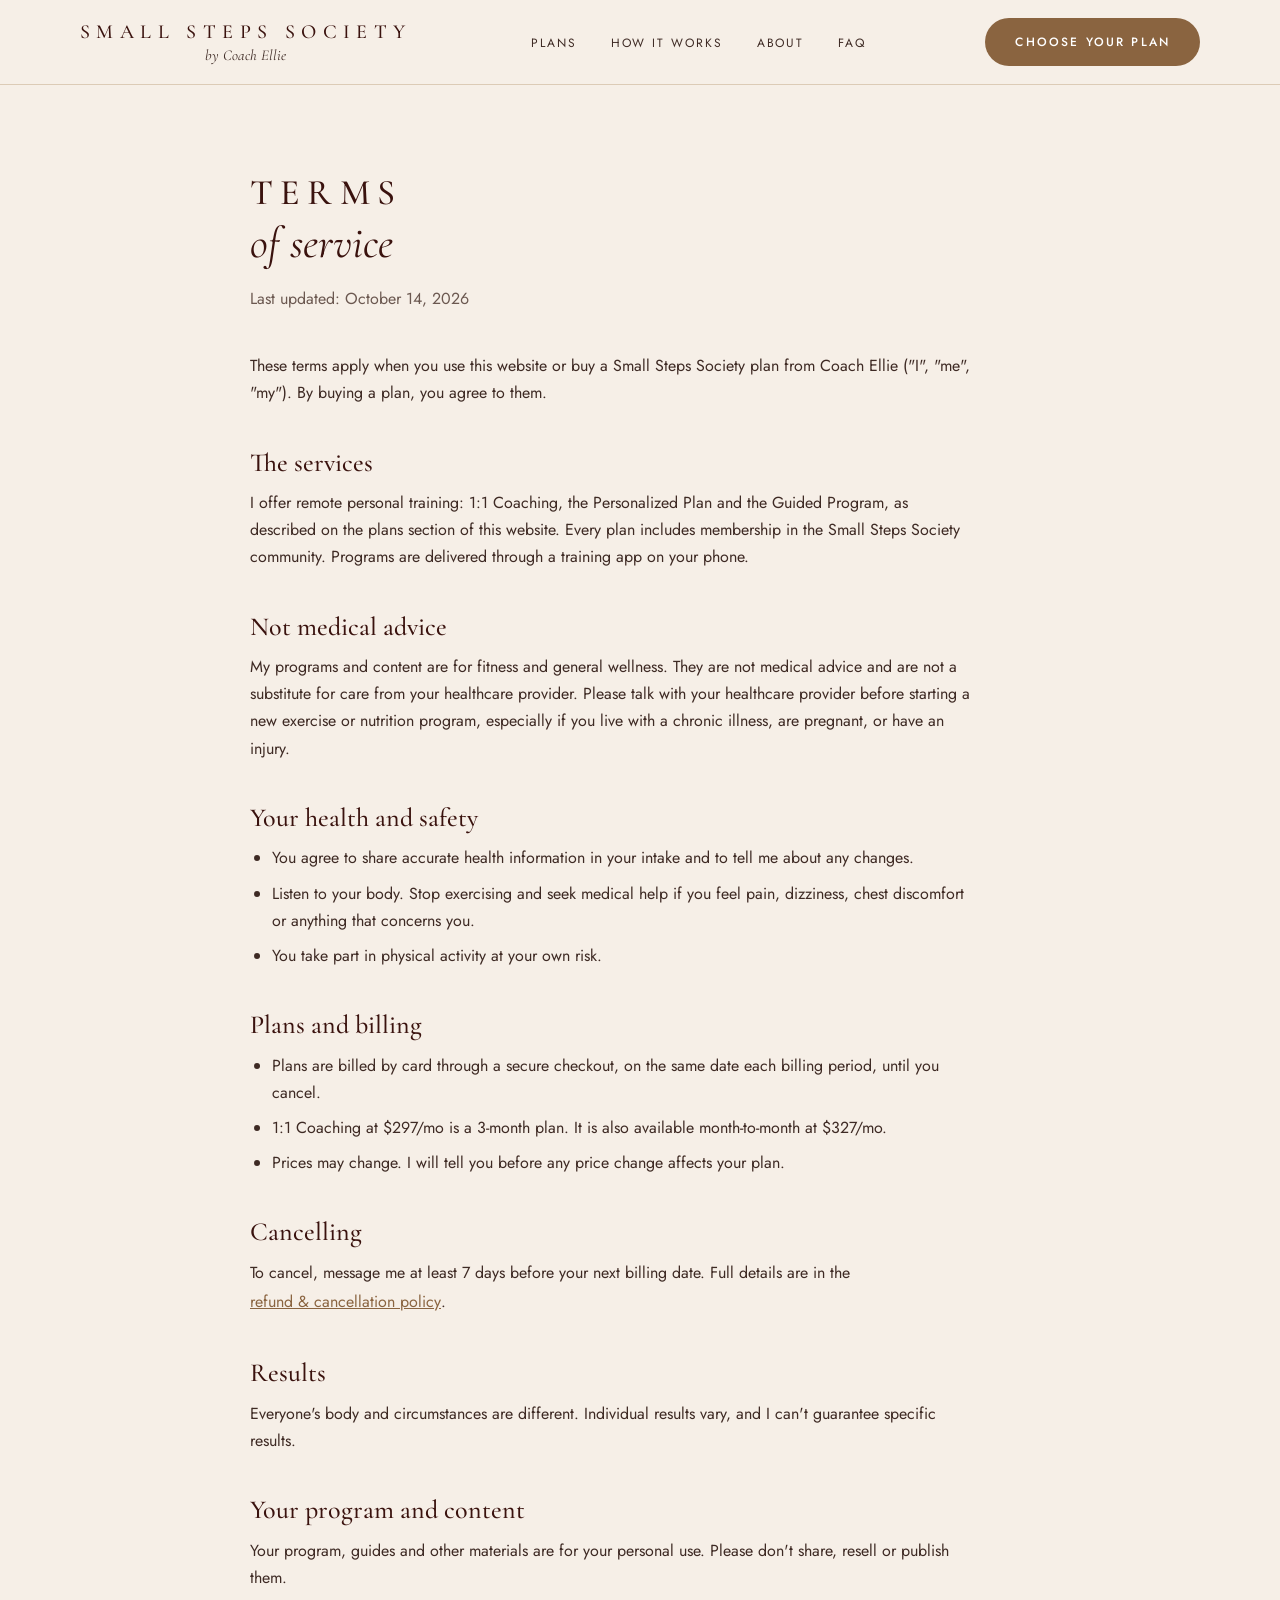
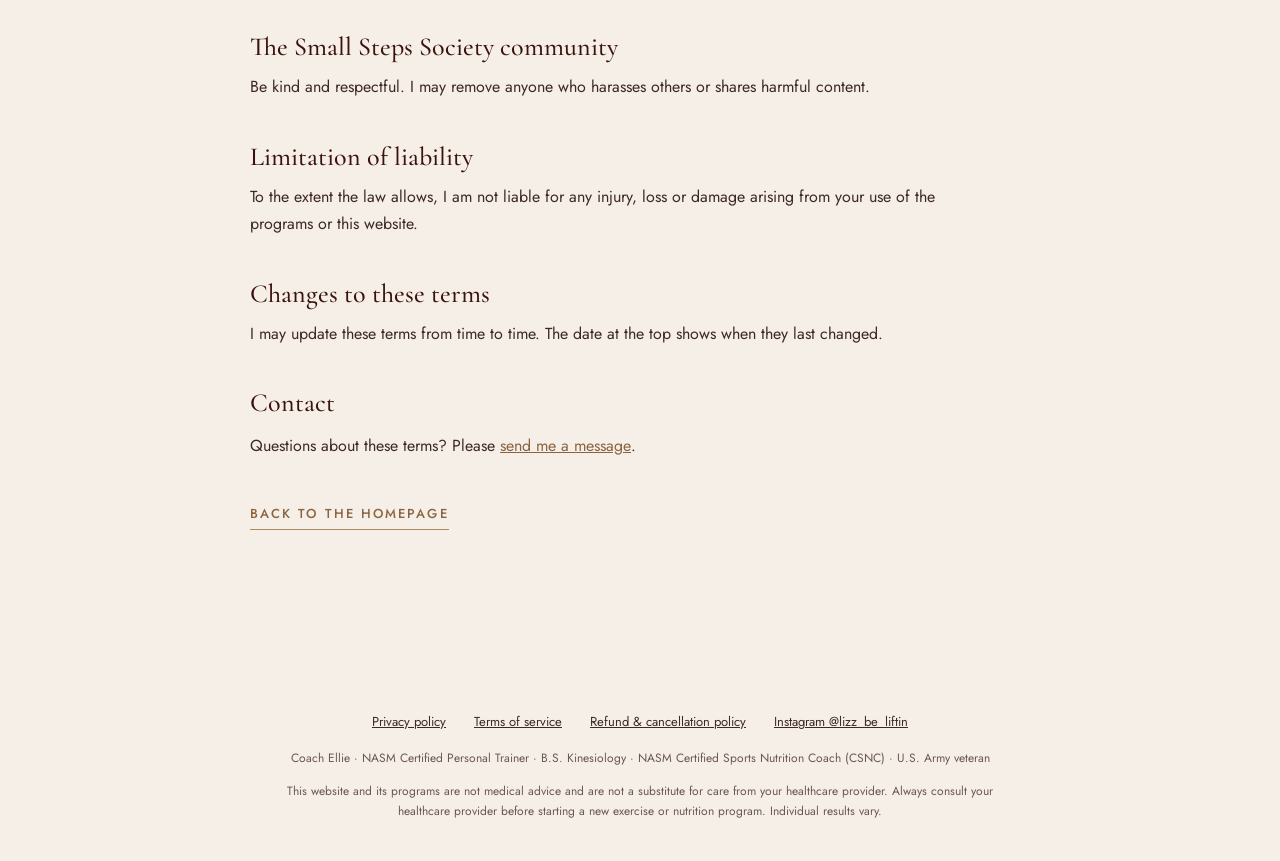
<file: terms.html>
<!DOCTYPE html>
<html lang="en">
<head>
<meta charset="UTF-8">
<meta name="viewport" content="width=device-width, initial-scale=1">
<meta name="description" content="The terms for using this website and Small Steps Society training plans by Coach Ellie.">
<title>Terms of service | Small Steps Society by Coach Ellie</title>
<link rel="preconnect" href="https://fonts.googleapis.com">
<link rel="preconnect" href="https://fonts.gstatic.com" crossorigin>
<link href="https://fonts.googleapis.com/css2?family=Cormorant+Garamond:ital,wght@0,400;0,500;0,600;1,400;1,500&family=Jost:wght@400;500&display=swap" rel="stylesheet">
<link rel="canonical" href="https://smallstepssociety.com/terms.html">
<link rel="icon" href="assets/favicon.svg" type="image/svg+xml">
<link rel="apple-touch-icon" href="assets/apple-touch-icon.png">
<link rel="stylesheet" href="styles.css?v=20261014234342">
</head>
<body>
<a class="skip" href="#main">Skip to content</a>
<header class="site-header">
  <div class="wrap">
    <a class="logo" href="index.html" aria-label="Small Steps Society by Coach Ellie, home">
      <span class="caps">Small Steps Society</span>
      <span class="italic">by Coach Ellie</span>
    </a>
    <nav class="nav" aria-label="Main">
      <ul>
        <li><a href="index.html#plans">Plans</a></li>
        <li><a href="index.html#how">How it works</a></li>
        <li><a href="index.html#about">About</a></li>
        <li><a href="index.html#faq">FAQ</a></li>
      </ul>
    </nav>
    <a class="btn btn-gold" href="index.html#plans">Choose your plan</a>
  </div>
</header>
<main id="main" class="policy">
  <div class="wrap">
    <h1><span class="caps">Terms</span> <span class="italic">of service</span></h1>
    <p class="updated">Last updated: October 14, 2026</p>
    <!-- Basic policy written from what the site already states. Not legal advice: have it reviewed before launch. -->
    <div class="policy-body">
      <p>These terms apply when you use this website or buy a Small Steps Society plan from Coach Ellie ("I", "me", "my"). By buying a plan, you agree to them.</p>

      <h2>The services</h2>
      <p>I offer remote personal training: 1:1 Coaching, the Personalized Plan and the Guided Program, as described on the plans section of this website. Every plan includes membership in the Small Steps Society community. Programs are delivered through a training app on your phone.</p>

      <h2>Not medical advice</h2>
      <p>My programs and content are for fitness and general wellness. They are not medical advice and are not a substitute for care from your healthcare provider. Please talk with your healthcare provider before starting a new exercise or nutrition program, especially if you live with a chronic illness, are pregnant, or have an injury.</p>

      <h2>Your health and safety</h2>
      <ul>
        <li>You agree to share accurate health information in your intake and to tell me about any changes.</li>
        <li>Listen to your body. Stop exercising and seek medical help if you feel pain, dizziness, chest discomfort or anything that concerns you.</li>
        <li>You take part in physical activity at your own risk.</li>
      </ul>

      <h2>Plans and billing</h2>
      <ul>
        <li>Plans are billed by card through a secure checkout, on the same date each billing period, until you cancel.</li>
        <li>1:1 Coaching at $297/mo is a 3-month plan. It is also available month-to-month at $327/mo.</li>
        <li>Prices may change. I will tell you before any price change affects your plan.</li>
      </ul>

      <h2>Cancelling</h2>
      <p>To cancel, message me at least 7 days before your next billing date. Full details are in the <a href="refunds.html">refund &amp; cancellation policy</a>.</p>

      <h2>Results</h2>
      <p>Everyone's body and circumstances are different. Individual results vary, and I can't guarantee specific results.</p>

      <h2>Your program and content</h2>
      <p>Your program, guides and other materials are for your personal use. Please don't share, resell or publish them.</p>

      <h2>The Small Steps Society community</h2>
      <p>Be kind and respectful. I may remove anyone who harasses others or shares harmful content.</p>

      <h2>Limitation of liability</h2>
      <p>To the extent the law allows, I am not liable for any injury, loss or damage arising from your use of the programs or this website.</p>

      <h2>Changes to these terms</h2>
      <p>I may update these terms from time to time. The date at the top shows when they last changed.</p>

      <h2>Contact</h2>
      <p>Questions about these terms? Please <a href="https://ig.me/m/lizz_be_liftin" target="_blank" rel="noopener noreferrer">send me a message<span class="sr-only"> (opens Instagram messages in a new tab)</span></a>.</p>
    </div>
    <p class="back"><a class="text-link" href="index.html">Back to the homepage</a></p>
  </div>
</main>
<footer class="site-footer">
  <div class="wrap">
    <ul class="legal">
      <li><a href="privacy.html">Privacy policy</a></li>
      <li><a href="terms.html">Terms of service</a></li>
      <li><a href="refunds.html">Refund &amp; cancellation policy</a></li>
      <li><a href="https://www.instagram.com/lizz_be_liftin/">Instagram @lizz_be_liftin</a></li>
    </ul>
    <p class="disclaimer">Coach Ellie · NASM Certified Personal Trainer · B.S. Kinesiology · NASM Certified Sports Nutrition Coach (CSNC) · U.S. Army veteran</p>
    <p class="disclaimer">This website and its programs are not medical advice and are not a substitute for care from your healthcare provider. Always consult your healthcare provider before starting a new exercise or nutrition program. Individual results vary.</p>
  </div>
</footer>
</body>
</html>
</file>
<file: styles.css>
/* Small Steps Society by Coach Ellie
   Shared stylesheet for index.html and the three policy pages.
   Design: the original small-steps-society.html (Figma "Homepage (desktop)"),
   with real photos, a quiet Reviews section, plan emphasis on the 1:1 plans,
   and an optional motion layer in its own section at the end of this file. */

:root {
  --cream: #F6EFE7;
  --cream-deep: #F1E6DA;
  --card: #FBF7F2;
  --blush: #F2E2D7;
  --line: #DCCBB6;
  --gold: #B08A5E;        /* decorative only: rules, quote marks, badge fill */
  --gold-deep: #8A6440;   /* buttons and gold text, passes AA on cream */
  --gold-deeper: #7F5B38; /* button hover */
  --burgundy: #3A120E;
  --ink: #3E2A24;
  --muted: #6B5850;
  --on-dark: #E9DCCD;
  --on-dark-accent: #D9BF9C;
  --serif: 'Cormorant Garamond', Georgia, serif;
  --sans: 'Jost', 'Helvetica Neue', Arial, sans-serif;
}
* { box-sizing: border-box; }
body { margin: 0; background: var(--cream); color: var(--ink); font-family: var(--sans); font-size: 16px; line-height: 1.7; }
img { display: block; max-width: 100%; }
a { color: inherit; }
.wrap { max-width: 1200px; margin: 0 auto; padding: 0 40px; }
.sr-only { position: absolute; width: 1px; height: 1px; padding: 0; margin: -1px; overflow: hidden; clip: rect(0 0 0 0); white-space: nowrap; border: 0; }
.skip { position: absolute; left: 16px; top: -60px; background: var(--burgundy); color: var(--cream); padding: 10px 16px; z-index: 30; }
.skip:focus { top: 16px; }
:focus-visible { outline: 2px solid var(--gold-deep); outline-offset: 4px; }
.results :focus-visible { outline-color: var(--on-dark-accent); }
section[id] { scroll-margin-top: 96px; }
@media (max-width: 860px) { section[id] { scroll-margin-top: 16px; } }
::selection { background: var(--burgundy); color: var(--cream); }

/* ── Type ─────────────────────────────────────────────── */
.caps { font-family: var(--serif); font-variant-numeric: lining-nums; font-feature-settings: 'lnum' 1; font-weight: 500; text-transform: uppercase; letter-spacing: .2em; }
h1, h2, .pull, .punch .italic { text-wrap: balance; }
.italic { font-family: var(--serif); font-style: italic; font-weight: 400; letter-spacing: 0; text-transform: none; }
.eyebrow { font-size: 12px; font-weight: 500; letter-spacing: .22em; text-transform: uppercase; color: var(--gold-deep); margin: 0; }
.rule { width: 48px; height: 1px; background: var(--gold); border: 0; margin: 0 auto 28px; }
.section-title { font-size: 44px; line-height: 1.15; margin: 0; color: var(--burgundy); }
.lede { font-size: 18px; color: var(--muted); max-width: 620px; margin: 18px auto 0; }
.center { text-align: center; }

/* ── Buttons ──────────────────────────────────────────── */
.btn { display: inline-flex; align-items: center; justify-content: center; min-height: 48px; padding: 14px 30px; border-radius: 999px; font-family: var(--sans); font-size: 12px; font-weight: 500; letter-spacing: .18em; text-transform: uppercase; text-decoration: none; text-align: center; }
.btn-gold { background: var(--gold-deep); color: #fff; }
.btn-gold:hover { background: var(--gold-deeper); }
.btn-outline { border: 1px solid var(--gold-deep); color: var(--gold-deep); }
.btn-outline:hover { background: var(--gold-deep); color: #fff; }
.text-link { font-size: 13px; font-weight: 500; letter-spacing: .16em; text-transform: uppercase; color: var(--gold-deep); text-decoration: none; border-bottom: 1px solid var(--gold); padding-bottom: 2px; }
.text-link:hover { color: var(--burgundy); }
.policy .back .text-link { display: inline-block; padding: 6px 0 4px; }
.microcopy { font-size: 14px; color: var(--muted); margin: 14px 0 0; }

/* ── Photos ───────────────────────────────────────────── */
.photo { position: relative; background: #E8D8C6; border-radius: 4px; overflow: hidden; }
.photo img { width: 100%; height: 100%; object-fit: cover; }

/* ── Header ───────────────────────────────────────────── */
.site-header { border-bottom: 1px solid var(--line); background: var(--cream); position: sticky; top: 0; z-index: 10; }
.site-header .wrap { display: flex; align-items: center; justify-content: space-between; gap: 24px; min-height: 84px; }
.logo { text-decoration: none; text-align: center; line-height: 1.1; padding: 4px 0; }
.logo .caps { display: block; font-size: 20px; letter-spacing: .32em; color: var(--burgundy); }
.logo .italic { display: block; font-size: 15px; color: var(--ink); margin-top: 4px; }
.nav ul { display: flex; gap: 34px; list-style: none; margin: 0; padding: 0; }
.nav a { font-size: 12px; letter-spacing: .16em; text-transform: uppercase; text-decoration: none; color: var(--ink); padding: 8px 0; white-space: nowrap; }
.nav a:hover { color: var(--gold-deep); }

/* ── 1. Hero ──────────────────────────────────────────── */
.hero { padding: 88px 0 96px; }
.hero .wrap { display: grid; grid-template-columns: 1.15fr .85fr; gap: 72px; align-items: center; }
.hero h1 { margin: 22px 0 0; color: var(--burgundy); line-height: 1.05; }
.hero h1 .caps { display: block; font-size: 58px; letter-spacing: .14em; }
.hero h1 .italic { display: block; font-size: 56px; line-height: 1.1; margin-top: 10px; color: var(--gold-deep); }
.hero .lede { margin: 26px 0 0; text-align: left; }
.hero .btn { margin-top: 34px; }
.trust { display: flex; flex-wrap: wrap; gap: 10px 22px; margin: 40px 0 0; padding: 22px 0 0; border-top: 1px solid var(--line); list-style: none; font-size: 13px; letter-spacing: .08em; }
.trust li::before { content: "✓"; color: var(--gold-deep); margin-right: 8px; }
.hero .photo { aspect-ratio: 4 / 5; }
.hero .photo img { object-position: 50% 30%; }

/* ── 2. This is for you if ────────────────────────────── */
.start { background: var(--cream-deep); padding: 96px 0; }
.start-list { display: grid; grid-template-columns: repeat(3, 1fr); margin: 56px 0 0; padding: 0; list-style: none; }
.start-list li { padding: 0 36px; border-left: 1px solid var(--line); font-family: var(--serif); font-style: italic; font-size: 26px; line-height: 1.35; color: var(--burgundy); text-align: center; }
.start-list li:first-child { border-left: 0; }
.punch { margin: 60px auto 0; max-width: 760px; text-align: center; }
.punch p { margin: 0; }
.punch .caps { font-size: 15px; letter-spacing: .24em; color: var(--muted); }
.punch .italic { font-size: 42px; line-height: 1.2; color: var(--burgundy); margin-top: 10px; }

/* ── 3. How it works ──────────────────────────────────── */
.how { padding: 104px 0; }
.steps { display: grid; grid-template-columns: repeat(3, 1fr); gap: 48px; margin: 56px 0 0; padding: 0; list-style: none; counter-reset: step; }
.steps li { counter-increment: step; text-align: center; }
.steps li::before { content: counter(step); display: flex; align-items: center; justify-content: center; width: 56px; height: 56px; margin: 0 auto 20px; border: 1px solid var(--gold); border-radius: 50%; font-family: var(--serif); font-size: 26px; color: var(--burgundy); }
.steps h3 { margin: 0; font-size: 18px; letter-spacing: .2em; color: var(--burgundy); }
.steps p { margin: 10px auto 0; max-width: 300px; color: var(--muted); }
.how .actions { text-align: center; margin-top: 52px; }

/* ── 4. Reviews: quiet, small type ────────────────────── */
.results { background: var(--burgundy); color: var(--on-dark); padding: 80px 0; }
.results .section-title { font-size: 26px; color: var(--cream); letter-spacing: .32em; }
.results .label { font-family: var(--serif); font-style: italic; font-size: 18px; color: var(--on-dark); margin: 8px 0 0; }
.quotes { display: grid; grid-template-columns: 1fr 1fr; gap: 0; margin: 44px auto 0; max-width: 1000px; }
.quote { margin: 0; padding: 0 48px; border-left: 1px solid rgba(233, 220, 205, .3); }
.quote:first-child { border-left: 0; padding-left: 0; }
.quote .mark { display: block; height: 40px; font-family: var(--serif); font-size: 84px; line-height: .85; color: var(--on-dark-accent); }
.quote blockquote { margin: 8px 0 0; }
.quote blockquote p { margin: 0; }
.quote .pull { font-family: var(--serif); font-style: italic; font-size: 32px; line-height: 1.25; color: var(--cream); }
.quote .rest { margin-top: 14px; font-size: 15px; line-height: 1.6; color: var(--on-dark); }
.quote figcaption { margin: 18px 0 0; font-size: 12px; letter-spacing: .22em; text-transform: uppercase; color: var(--on-dark-accent); display: flex; align-items: center; gap: 12px; }
.quote figcaption::before { content: ""; width: 16px; height: 1px; background: var(--on-dark-accent); }

/* ── 5. Meet your coach ───────────────────────────────── */
.about { padding: 110px 0; }
.about .wrap { display: grid; grid-template-columns: .85fr 1.15fr; gap: 80px; align-items: center; }
.about .photo { aspect-ratio: 4 / 5; }
.about .photo img { object-position: 50% 35%; }
.about h2 { margin: 20px 0 0; color: var(--burgundy); line-height: 1.1; }
.about h2 .caps { display: block; font-size: 22px; letter-spacing: .24em; }
.about h2 .italic { display: block; font-size: 58px; margin-top: 8px; }
.about p { font-size: 18px; margin: 22px 0 0; max-width: 560px; }
.about .eyebrow { font-size: 12px; margin: 0; }
/* Credentials: a quiet row with hairline separators */
.cred-row { display: grid; grid-template-columns: auto auto; justify-content: start; row-gap: 10px; margin: 32px 0 0; padding: 18px 0 0; border-top: 1px solid var(--line); list-style: none; font-size: 13px; line-height: 1.4; color: var(--muted); }
.cred-row li { padding: 0 18px; border-left: 1px solid var(--line); }
.cred-row li:nth-child(odd) { padding-left: 0; border-left: 0; }

/* ── 6. Plans ─────────────────────────────────────────── */
.pricing { position: relative; padding: 104px 0 96px; border-top: 1px solid var(--line); overflow: hidden; }
.pricing > .wrap { position: relative; z-index: 1; }
/* Monstera: a soft, partly cropped accent at the top right of the plans section, clear of the text */
.monstera { position: absolute; top: 28px; right: -36px; width: 200px; aspect-ratio: 3 / 4; overflow: hidden; border-radius: 4px; opacity: .85; pointer-events: none; transform-origin: 100% 100%; }
.monstera img { width: 100%; height: 100%; object-fit: cover; object-position: 22% 18%; filter: saturate(.75); }
@media (max-width: 1240px) { .monstera { display: none; } }
.addon { display: flex; flex-wrap: wrap; justify-content: center; align-items: baseline; gap: 6px 22px; background: var(--blush); margin: 48px 0 0; padding: 16px 24px; text-align: center; }
.addon .label { font-size: 12px; letter-spacing: .24em; text-transform: uppercase; }
.addon .price { font-size: 13px; font-weight: 500; letter-spacing: .14em; color: var(--burgundy); }
.addon .note { font-size: 14px; color: var(--muted); }
.plans { display: grid; grid-template-columns: repeat(3, 1fr); margin: 40px 0 0; align-items: stretch; }
.plan { position: relative; display: flex; flex-direction: column; padding: 48px 36px 36px; text-align: center; border-left: 1px solid var(--line); }
.plan:first-child { border-left: 0; }
/* The featured card is the Personalized Plan: the coach-led plan the page leads with. */
.plan.featured { background: var(--card); border: 1px solid var(--gold); border-radius: 10px; box-shadow: 0 18px 40px -24px rgba(58, 18, 14, .35); margin: -14px 0; z-index: 1; }
.plan.featured + .plan { border-left: 0; }
.plan-label { font-size: 11px; font-weight: 500; letter-spacing: .2em; text-transform: uppercase; color: var(--gold-deep); margin: 0 0 14px; }
.plan h3 { margin: 0; color: var(--burgundy); line-height: 1.05; }
.plan h3 .caps { display: block; font-size: 22px; letter-spacing: .22em; }
.plan h3 .italic { display: block; font-size: 36px; margin-top: 2px; }
.tagline { font-family: var(--serif); font-style: italic; font-size: 19px; line-height: 1.3; color: var(--gold-deep); margin: 8px 0 0; }
.best-for { font-size: 14px; color: var(--muted); margin: 10px 0 0; }
.amount { font-family: var(--serif); font-variant-numeric: lining-nums; font-feature-settings: 'lnum' 1; font-weight: 500; font-size: 56px; line-height: 1; color: var(--burgundy); margin: 22px 0 0; }
.amount small { font-family: var(--sans); font-size: 15px; font-weight: 500; letter-spacing: .02em; margin-left: 2px; }
.per-week { font-size: 14px; color: var(--muted); margin: 10px 0 0; }
.plan-note { font-size: 12px; letter-spacing: .1em; text-transform: uppercase; color: var(--gold-deep); margin: 6px 0 0; min-height: 40px; }
.plan hr { width: 100%; border: 0; height: 1px; background: var(--line); margin: 22px 0; }
.plan ul { list-style: none; margin: 0; padding: 0; text-align: left; flex: 1; font-size: 15px; line-height: 1.5; }
.plan li { position: relative; padding-left: 24px; margin-bottom: 12px; }
.plan li::before { content: "✓"; position: absolute; left: 0; top: 0; color: var(--gold-deep); }
.plan .btn { width: 100%; margin-top: 24px; padding: 14px 12px; font-size: 11px; letter-spacing: .14em; white-space: nowrap; }
.plan .secondary { margin: 16px 0 0; font-size: 14px; color: var(--muted); }
.plan .secondary a { color: var(--gold-deep); display: inline-block; padding: 2px 0; }
.assure { display: grid; grid-template-columns: repeat(3, 1fr); gap: 32px; margin: 64px 0 0; padding: 32px 0 0; border-top: 1px solid var(--line); list-style: none; }
.assure li { font-size: 15px; color: var(--muted); text-align: center; }
.assure strong { display: block; font-family: var(--serif); font-size: 21px; font-weight: 500; color: var(--burgundy); margin-bottom: 4px; }
.assure a { color: var(--gold-deep); display: inline-block; padding: 2px 0; }

/* ── 7. FAQ ───────────────────────────────────────────── */
.faq { padding: 104px 0; background: var(--cream-deep); }
.faq-list { max-width: 820px; margin: 52px auto 0; border-top: 1px solid var(--line); }
.faq details { border-bottom: 1px solid var(--line); }
.faq summary { cursor: pointer; list-style: none; display: flex; justify-content: space-between; align-items: center; gap: 24px; padding: 22px 0; font-family: var(--serif); font-size: 23px; font-weight: 500; color: var(--burgundy); }
.faq summary::-webkit-details-marker { display: none; }
.faq summary::after { content: "+"; font-family: var(--sans); font-size: 22px; color: var(--gold-deep); flex-shrink: 0; }
.faq details[open] summary::after { content: "−"; }
.faq details p { margin: 0 0 16px; font-size: 16px; max-width: 720px; }
.faq details p:last-child { margin-bottom: 24px; }
.faq details a { color: var(--gold-deep); display: inline-block; padding: 2px 0; }

/* ── 8. Final call to action: the Personalized Plan ───── */
.closing { position: relative; min-height: 560px; display: flex; align-items: center; overflow: hidden; background: var(--cream-deep); }
.closing-photo { position: absolute; inset: 0; }
.closing-photo img { width: 100%; height: 100%; object-fit: cover; object-position: 30% 45%; }
.closing .wrap { position: relative; width: 100%; display: flex; justify-content: flex-end; padding-top: 56px; padding-bottom: 56px; }
.closing-box { text-align: center; max-width: 480px; background: var(--cream); padding: 44px 40px; border-radius: 4px; }
.closing-box .rule { margin-bottom: 26px; }
.closing h2 { margin: 0; color: var(--burgundy); line-height: 1.15; }
.closing h2 .caps { display: block; font-size: 26px; letter-spacing: .24em; }
.closing h2 .italic { display: block; font-size: 38px; margin-top: 6px; }
.closing .closing-plan { margin: 18px 0 0; font-family: var(--serif); font-size: 22px; font-weight: 500; color: var(--burgundy); }
.closing p { margin: 8px 0 0; }
.closing .btn { margin-top: 26px; }
.closing .text-link { display: inline-block; margin-top: 20px; }
.closing .no-call { margin: 14px 0 0; font-size: 14px; color: var(--muted); }
.closing .no-call a { color: var(--gold-deep); display: inline-block; padding: 2px 0; }

/* ── Footer ───────────────────────────────────────────── */
.site-footer { padding: 36px 0 40px; }
.footer-top { display: flex; flex-wrap: wrap; justify-content: center; align-items: center; gap: 18px 46px; padding-bottom: 26px; border-bottom: 1px solid var(--line); }
.footer-top ul { display: flex; flex-wrap: wrap; justify-content: center; gap: 18px 46px; list-style: none; margin: 0; padding: 0; }
.footer-top a { font-size: 12px; letter-spacing: .16em; text-transform: uppercase; text-decoration: none; display: inline-block; padding: 4px 0; }
.footer-top a:hover { color: var(--gold-deep); }
.footer-top svg { width: 20px; height: 20px; display: block; }
.legal { display: flex; flex-wrap: wrap; justify-content: center; gap: 8px 28px; margin: 22px 0 0; padding: 0; list-style: none; font-size: 13px; }
.legal a { display: inline-block; padding: 3px 0; }
.disclaimer { text-align: center; font-size: 12px; color: var(--muted); margin: 12px auto 0; max-width: 760px; }
.disclaimer a { display: inline-block; padding: 2px 0; }

/* ── Mobile sticky CTA ────────────────────────────────── */
.mobile-cta { display: none; }

/* ── Policy pages ─────────────────────────────────────── */
.policy { padding: 88px 0 104px; }
.policy .wrap { max-width: 860px; }
.policy h1 { margin: 0; color: var(--burgundy); line-height: 1.1; }
.policy h1 .caps { display: block; font-size: 36px; letter-spacing: .2em; }
.policy h1 .italic { display: block; font-size: 44px; margin-top: 6px; }
.policy .updated { margin: 18px 0 0; color: var(--muted); }
.policy-placeholder { margin: 40px 0 0; background: var(--blush); padding: 36px 40px; }
.policy-placeholder h2 { margin: 0 0 12px; font-family: var(--serif); font-weight: 500; font-size: 26px; color: var(--burgundy); }
.policy-placeholder p { margin: 0 0 12px; }
.policy-placeholder ul { margin: 0; padding-left: 20px; }
.policy-placeholder li { margin-bottom: 6px; }
.policy .back { margin-top: 36px; }
/* Policy text */
.policy-body { margin: 40px 0 0; max-width: 720px; }
.policy-body h2 { margin: 40px 0 10px; font-family: var(--serif); font-weight: 500; font-size: 26px; line-height: 1.25; color: var(--burgundy); }
.policy-body p { margin: 0 0 14px; }
.policy-body ul { margin: 0 0 14px; padding-left: 22px; }
.policy-body li { margin-bottom: 8px; }
.policy-body strong { font-weight: 500; color: var(--burgundy); }
.policy-body a { color: var(--gold-deep); display: inline-block; padding: 2px 0; }


/* ── Responsive ───────────────────────────────────────── */
@media (max-width: 1080px) {
  .nav ul { gap: 22px; }
  .plan { padding-left: 24px; padding-right: 24px; }
}
@media (max-width: 860px) {
  body { padding-bottom: 76px; }
  html { scroll-padding-bottom: 96px; }
  .wrap { padding: 0 20px; }
  .site-header { position: static; }
  .site-header .wrap { flex-wrap: wrap; justify-content: center; padding-top: 14px; padding-bottom: 14px; }
  .site-header .btn { display: none; }
  .nav { width: 100%; }
  .nav ul { flex-wrap: wrap; justify-content: center; gap: 4px 22px; }
  .hero, .about, .how, .pricing, .faq { padding: 64px 0; }
  .start, .results { padding: 64px 0; }
  .hero .wrap, .about .wrap { grid-template-columns: 1fr; gap: 44px; }
  .hero h1 .caps { font-size: 38px; }
  .hero h1 .italic { font-size: 40px; }
  .section-title { font-size: 32px; }
  .start-list, .steps, .quotes, .assure { grid-template-columns: 1fr; gap: 32px; }
  .start-list li, .quote { border-left: 0; padding: 0; }
  .quote + .quote { border-top: 1px solid rgba(233, 220, 205, .3); padding-top: 32px; }
  .quote .pull { font-size: 26px; }
  .plans { grid-template-columns: 1fr; gap: 28px; }
  .plan { border-left: 0; border-top: 1px solid var(--line); }
  .plan.featured { order: -1; margin: 0; border: 1px solid var(--gold); }
  .about h2 .italic { font-size: 42px; }
  .cred-row { grid-template-columns: 1fr; row-gap: 0; }
  .cred-row li, .cred-row li:nth-child(odd) { padding: 10px 0; border-left: 0; border-top: 1px solid var(--line); }
  .cred-row li:first-child { border-top: 0; padding-top: 0; }
  .punch .italic { font-size: 32px; }
  .closing { display: block; min-height: 0; }
  .closing-photo { position: relative; inset: auto; height: 300px; }
  .closing .wrap { justify-content: center; padding-top: 0; padding-bottom: 48px; }
  .closing-box { margin-top: -64px; padding: 36px 24px; }
  .closing .btn { letter-spacing: .1em; padding: 14px 20px; }
  .mobile-cta { display: block; position: fixed; left: 0; right: 0; bottom: 0; z-index: 20; padding: 12px 20px; background: var(--cream); border-top: 1px solid var(--line); }
  .mobile-cta .btn { width: 100%; }
  .mobile-cta.is-hidden { transform: translateY(110%); }
  .policy h1 .caps { font-size: 28px; }
  .policy h1 .italic { font-size: 34px; }
  .policy-placeholder { padding: 28px 22px; }
}

/* =====================================================================
   MOTION
   Every animation on the site lives in this block and in the two
   "MOTION SCRIPT" blocks in index.html (one in <head>, one at the end).
   To remove all motion: delete this block and both script blocks.
   Nothing here runs for visitors who ask for reduced motion, and with
   JavaScript off every element simply appears in place.
   ===================================================================== */
@media (prefers-reduced-motion: no-preference) {
  :root { --ease-soft: cubic-bezier(0.22, 0.61, 0.36, 1); --ease-out-expo: cubic-bezier(0.16, 1, 0.3, 1); }

  /* 1. Smooth anchor scrolling ("Choose your plan", nav links) */
  html { scroll-behavior: smooth; }

  /* 2. Hero entrance: the label, each headline line, text and button rise in one after another */
  .js-motion .hero .eyebrow,
  .js-motion .hero h1 .caps,
  .js-motion .hero h1 .italic,
  .js-motion .hero .lede,
  .js-motion .hero .btn,
  .js-motion .hero .microcopy,
  .js-motion .hero .trust { animation: motion-rise 1500ms var(--ease-out-expo) both; }
  .js-motion .hero h1 .caps { animation-delay: 150ms; }
  .js-motion .hero h1 .italic { animation-delay: 320ms; }
  .js-motion .hero .lede { animation-delay: 520ms; }
  .js-motion .hero .btn { animation-delay: 680ms; }
  .js-motion .hero .microcopy { animation-delay: 760ms; }
  .js-motion .hero .trust { animation-delay: 880ms; }
  @keyframes motion-rise { from { opacity: 0; transform: translateY(32px); } to { opacity: 1; transform: none; } }

  /* 3. Fade-and-rise as each section scrolls into view, staggered; the small gold rules draw in from the centre */
  .js-motion [data-reveal] {
    opacity: 0; transform: translateY(36px);
    transition: opacity 1200ms var(--ease-out-expo), transform 1400ms var(--ease-out-expo);
    transition-delay: calc(var(--i, 0) * 140ms);
  }
  .js-motion [data-reveal].is-in { opacity: 1; transform: none; }
  .js-motion .rule { transform: scaleX(0); transition: transform 1400ms var(--ease-out-expo) 150ms; }
  .js-motion .rule.is-in { transform: scaleX(1); }

  /* 4. Curtain image reveal: each photo unveils from the bottom up while settling from a slow zoom */
  .js-motion [data-reveal-image] { clip-path: inset(100% 0 0 0); transition: clip-path 1600ms var(--ease-out-expo); }
  .js-motion [data-reveal-image].is-in { clip-path: inset(0 0 0 0); }
  .js-motion [data-reveal-image] img { transform: scale(1.18); transition: transform 2400ms var(--ease-out-expo); }
  .js-motion [data-reveal-image].is-in img { transform: scale(1); }

  /* 5. Slow parallax on the hero photo. The script sets --py while scrolling. */
  .js-motion .hero .photo img,
  .js-motion .hero .photo.is-in img { transform: translate3d(0, var(--py, 0px), 0) scale(1.12); transition: none; }

  /* 6. Soft hover states on buttons, plan cards and links */
  .btn { transition: background-color 400ms var(--ease-soft), color 400ms var(--ease-soft), transform 400ms var(--ease-soft); }
  .btn:hover { transform: translateY(-2px); }
  .btn:active { transform: translateY(0); }
  .plan { transition: transform 600ms var(--ease-soft); }
  .plan:hover { transform: translateY(-6px); }
  .nav a, .footer-top a, .text-link, .faq summary { transition: color 400ms var(--ease-soft); }
  .mobile-cta { transition: transform 500ms var(--ease-soft); }

  /* 7. Monstera accent: fades in, then sways very slowly (about 18 seconds each way) */
  .js-motion .monstera { animation: motion-fade 2400ms var(--ease-soft) both, motion-sway 18s ease-in-out 2400ms infinite alternate; }
  @keyframes motion-fade { from { opacity: 0; } to { opacity: .85; } }
  @keyframes motion-sway { from { transform: rotate(-1.2deg); } to { transform: rotate(1.2deg); } }
}
/* ======================= END MOTION ======================= */

@media (max-width: 400px) { .hero .eyebrow { letter-spacing: .14em; font-size: 11px; } }
</file>
